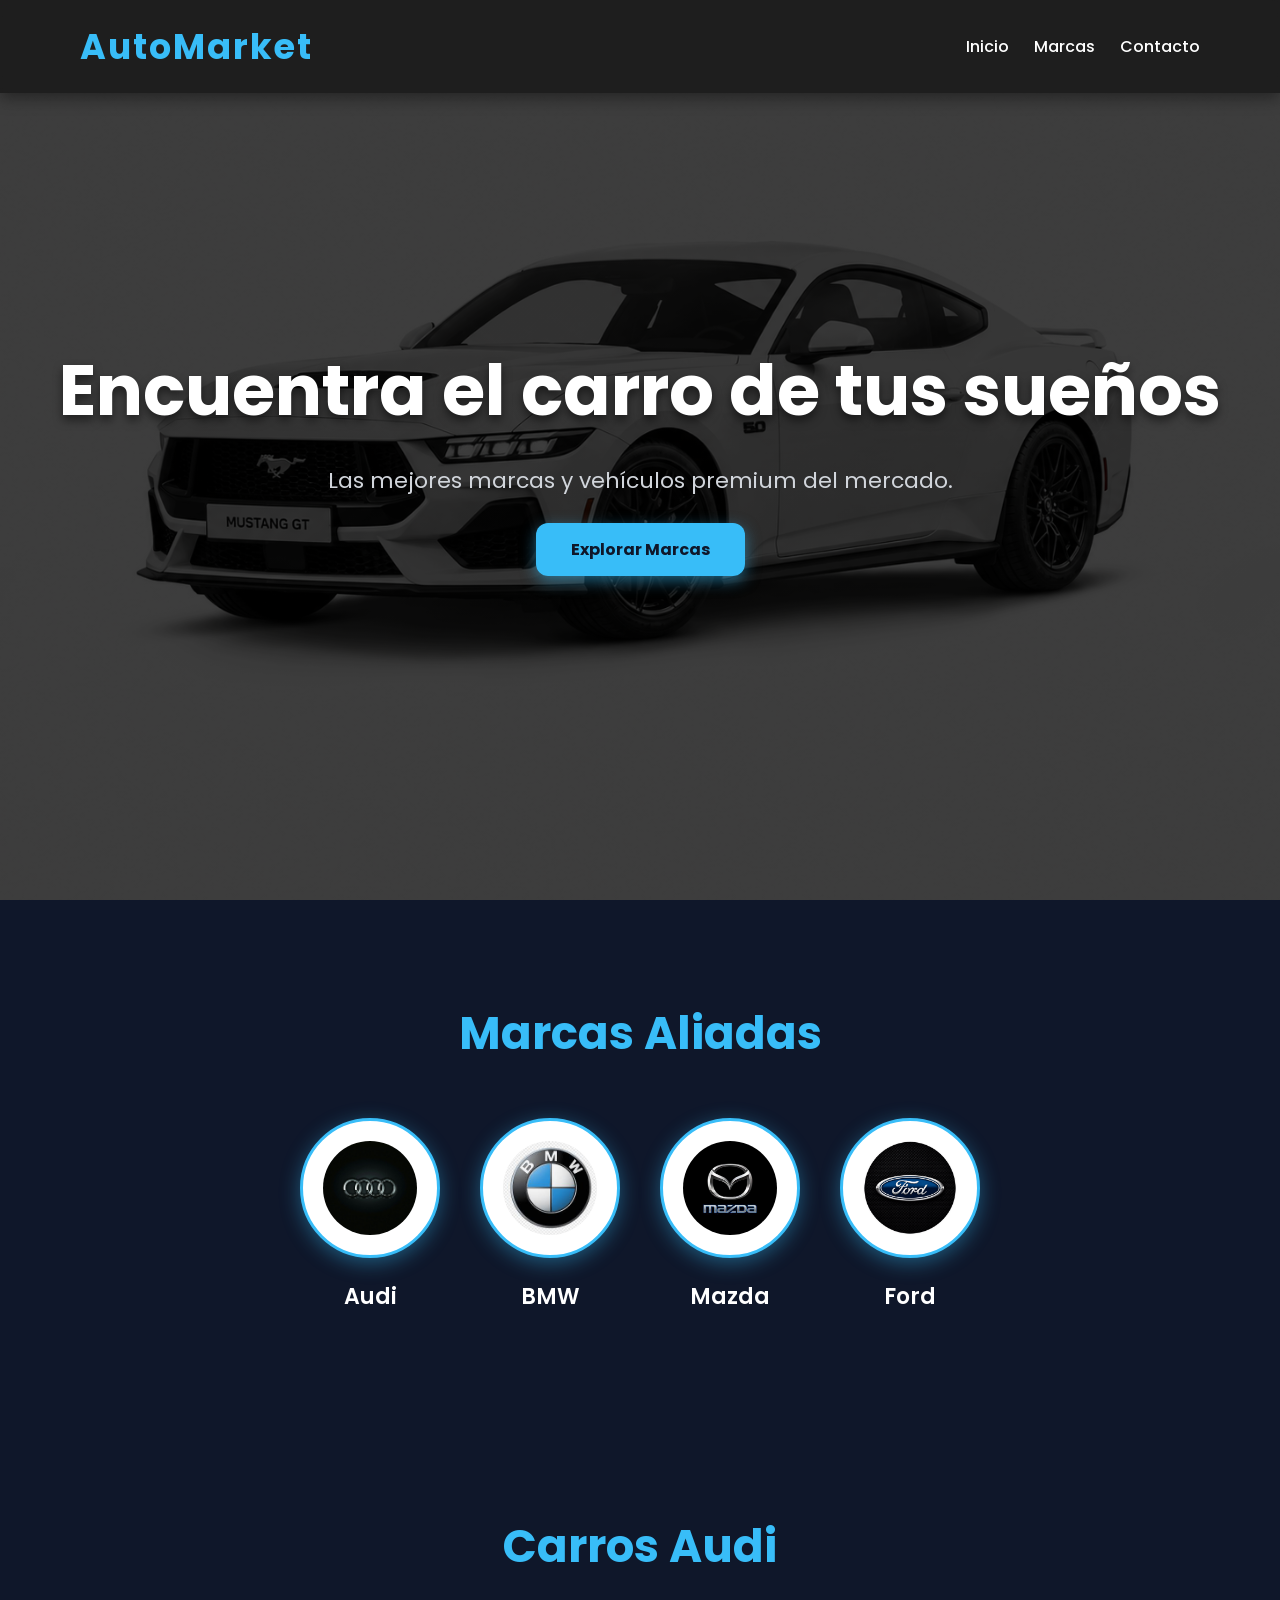
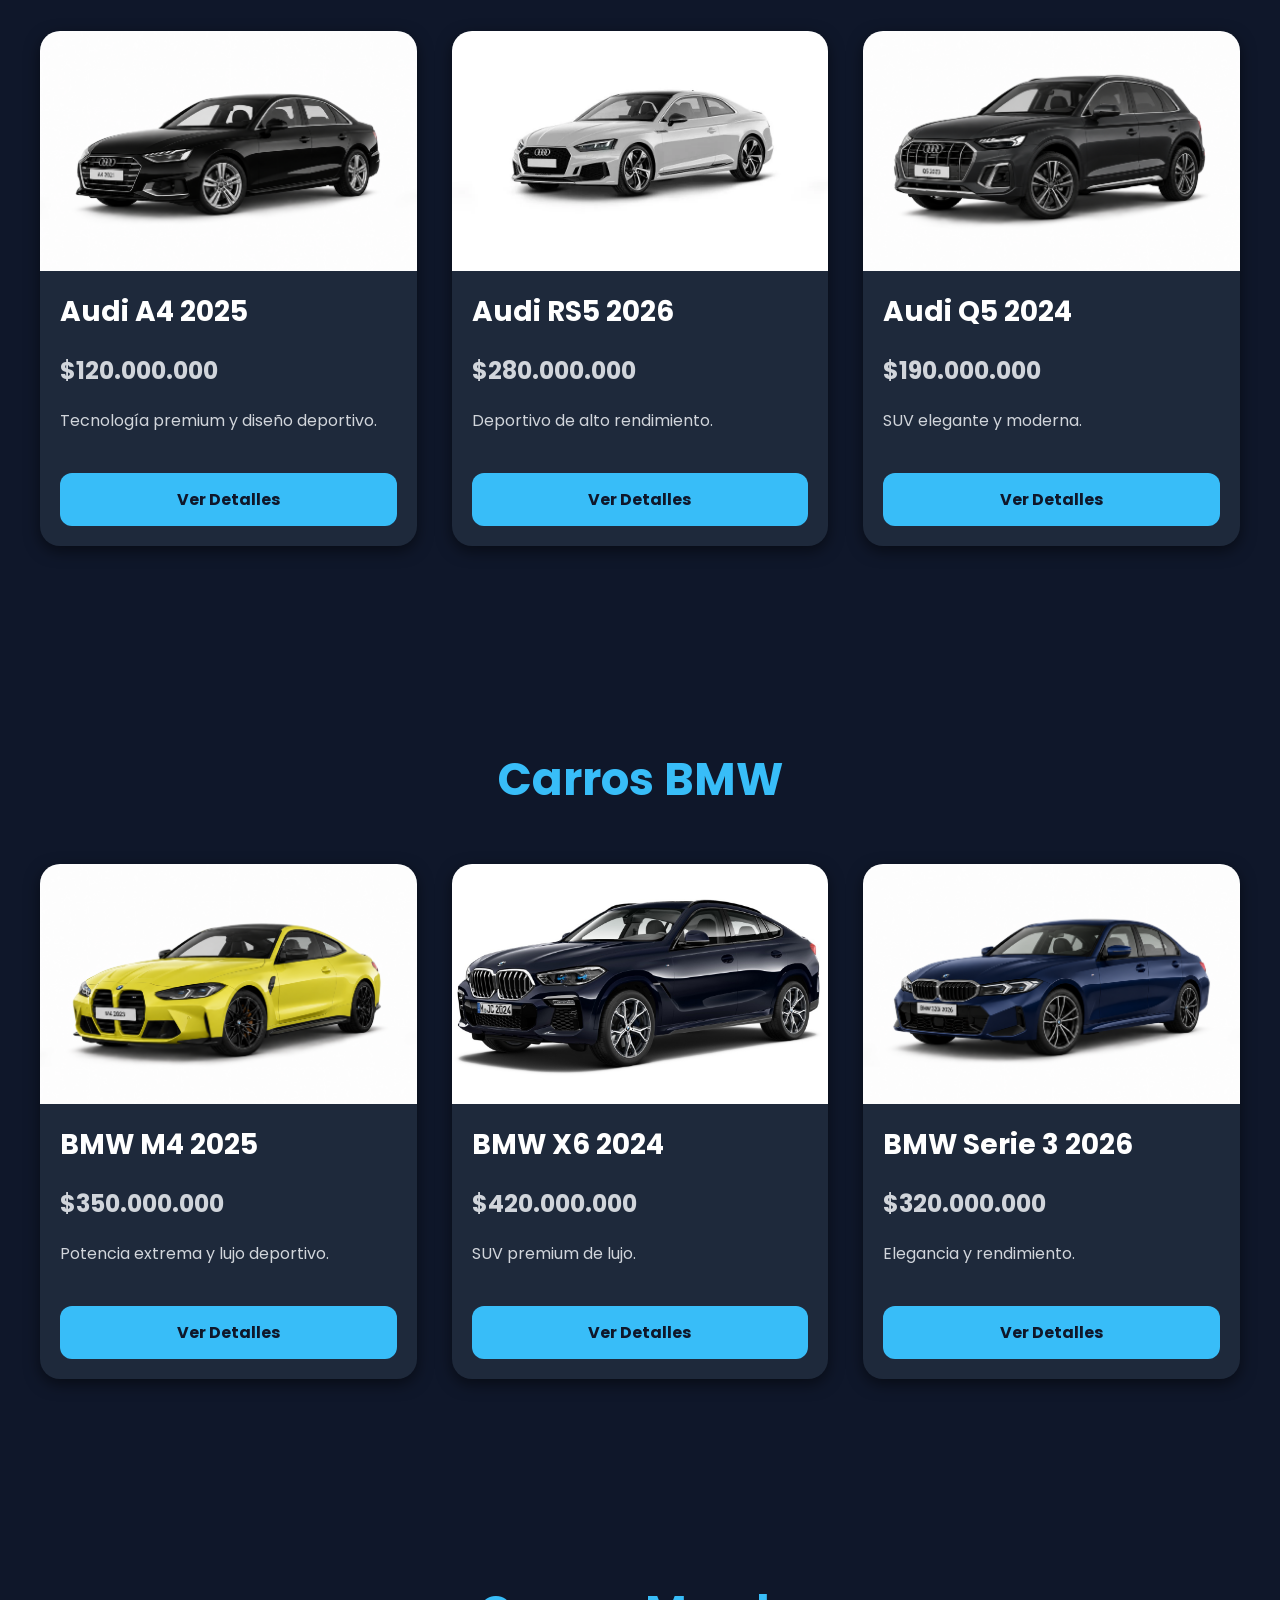
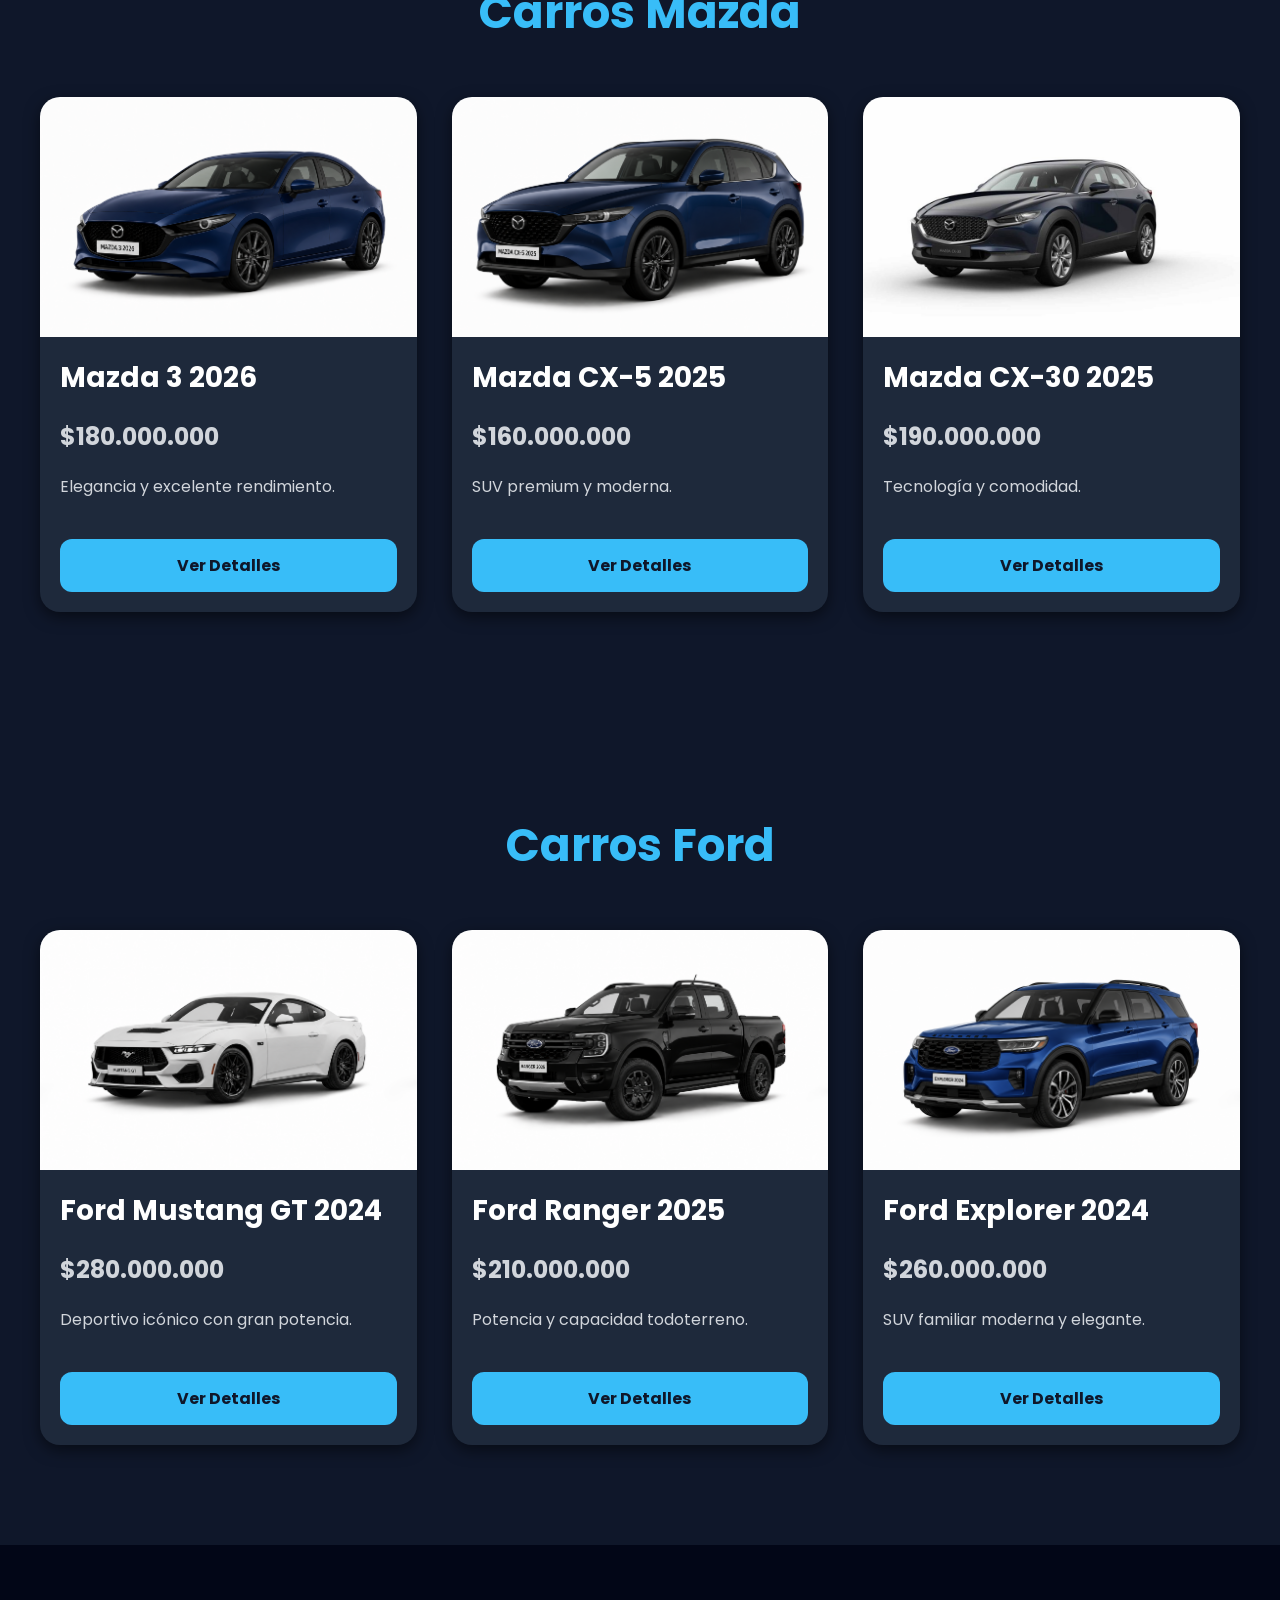
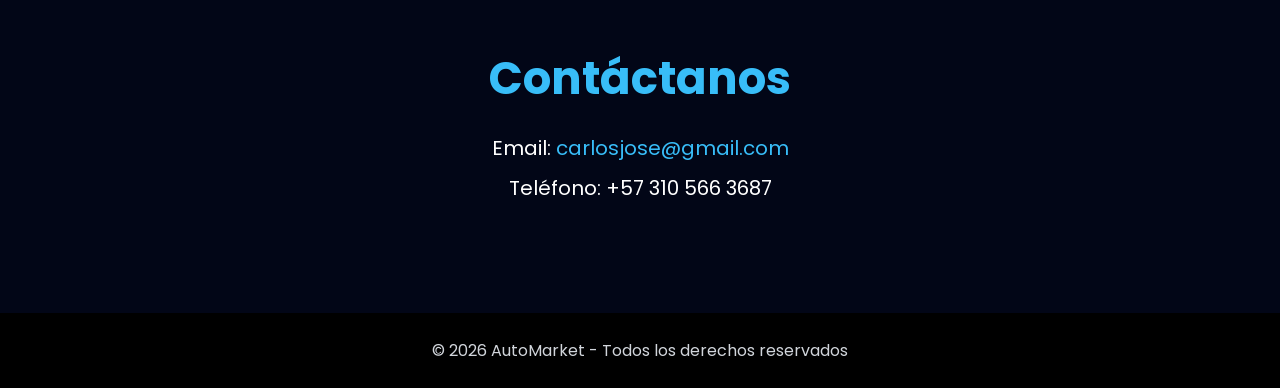
<file: index.html>
<!DOCTYPE html>
<html lang="es">

<head>

    <!-- ======================================== -->
    <!-- PROYECTO FINAL AUTOMARKET -->
    <!-- Página principal del catálogo -->
    <!-- ======================================== -->

    <meta charset="UTF-8">

    <meta name="viewport"
    content="width=device-width, initial-scale=1.0">

    <title>
        AutoMarket
    </title>

    <!-- HOJA DE ESTILOS -->
    <link rel="stylesheet" href="style.css">

    <!-- FUENTE GOOGLE -->
    <link href="https://fonts.googleapis.com/css2?family=Poppins:wght@300;400;500;600;700&display=swap"
    rel="stylesheet">

</head>

<body>

    <!-- ======================================== -->
    <!-- HEADER / MENÚ PRINCIPAL -->
    <!-- ======================================== -->

    <header>

        <!-- LOGO -->

        <h1>
            AutoMarket
        </h1>

        <!-- NAVEGACIÓN -->

        <nav>

            <ul>

                <li>
                    <a href="#inicio">
                        Inicio
                    </a>
                </li>

                <li>
                    <a href="#marcas">
                        Marcas
                    </a>
                </li>

                <li>
                    <a href="#contacto">
                        Contacto
                    </a>
                </li>

            </ul>

        </nav>

    </header>

    <!-- ======================================== -->
    <!-- HERO PRINCIPAL -->
    <!-- ======================================== -->

    <section class="hero" id="inicio">

        <!-- CAPA OSCURA -->

        <div class="overlay"></div>

        <!-- CONTENIDO PRINCIPAL -->

        <div class="contenido-hero">

            <h2>
                Encuentra el carro de tus sueños
            </h2>

            <p>
                Las mejores marcas y vehículos
                premium del mercado.
            </p>

            <!-- BOTÓN -->

            <a href="#marcas"
            class="btn">

                Explorar Marcas

            </a>

        </div>

    </section>

    <!-- ======================================== -->
    <!-- MARCAS ALIADAS -->
    <!-- ======================================== -->

    <section class="marcas" id="marcas">

        <h2>
            Marcas Aliadas
        </h2>

        <div class="contenedor-marcas">

            <!-- AUDI -->

            <a href="#audi-carros"
            class="marca">

                <img src="images/audi-logo.png"
                alt="Audi">

                <p>
                    Audi
                </p>

            </a>

            <!-- BMW -->

            <a href="#bmw-carros"
            class="marca">

                <img src="images/bmw-logo.png"
                alt="BMW">

                <p>
                    BMW
                </p>

            </a>

            <!-- MAZDA -->

            <a href="#mazda-carros"
            class="marca">

                <img src="images/mazda-logo.png"
                alt="Mazda">

                <p>
                    Mazda
                </p>

            </a>

            <!-- FORD -->

            <a href="#ford-carros"
            class="marca">

                <img src="images/ford-logo.png"
                alt="Ford">

                <p>
                    Ford
                </p>

            </a>

        </div>

    </section>

    <!-- ======================================== -->
    <!-- SECCIÓN AUDI -->
    <!-- ======================================== -->

    <section class="catalogo-marca"
    id="audi-carros">

        <h2>
            Carros Audi
        </h2>

        <div class="contenedor-carros">

            <!-- AUDI A4 -->

            <div class="card">

                <img src="images/audi-a4.jpg"
                alt="Audi A4">

                <h3>
                    Audi A4 2025
                </h3>

                <p class="precio">
                    $120.000.000
                </p>

                <p>
                    Tecnología premium y diseño deportivo.
                </p>

                <a href="audi-a4.html"
                class="btn-card">

                    Ver Detalles

                </a>

            </div>

            <!-- AUDI RS5 -->

            <div class="card">

                <img src="images/audi-rs5.jpg"
                alt="Audi RS5">

                <h3>
                    Audi RS5 2026
                </h3>

                <p class="precio">
                    $280.000.000
                </p>

                <p>
                    Deportivo de alto rendimiento.
                </p>

                <a href="audi-rs5.html"
                class="btn-card">

                    Ver Detalles

                </a>

            </div>

            <!-- AUDI Q5 -->

            <div class="card">

                <img src="images/audi-q5.jpg"
                alt="Audi Q5">

                <h3>
                    Audi Q5 2024
                </h3>

                <p class="precio">
                    $190.000.000
                </p>

                <p>
                    SUV elegante y moderna.
                </p>

                <a href="audi-q5.html"
                class="btn-card">

                    Ver Detalles

                </a>

            </div>

        </div>

    </section>

    <!-- ======================================== -->
    <!-- SECCIÓN BMW -->
    <!-- ======================================== -->

    <section class="catalogo-marca"
    id="bmw-carros">

        <h2>
            Carros BMW
        </h2>

        <div class="contenedor-carros">

            <!-- BMW M4 -->

            <div class="card">

                <img src="images/bmw-m4.jpg"
                alt="BMW M4">

                <h3>
                    BMW M4 2025
                </h3>

                <p class="precio">
                    $350.000.000
                </p>

                <p>
                    Potencia extrema y lujo deportivo.
                </p>

                <a href="bmw-m4.html"
                class="btn-card">

                    Ver Detalles

                </a>

            </div>

            <!-- BMW X6 -->

            <div class="card">

                <img src="images/bmw-x6.jpeg"
                alt="BMW X6">

                <h3>
                    BMW X6 2024
                </h3>

                <p class="precio">
                    $420.000.000
                </p>

                <p>
                    SUV premium de lujo.
                </p>

                <a href="bmw-x6.html"
                class="btn-card">

                    Ver Detalles

                </a>

            </div>

            <!-- BMW SERIE 3 -->

            <div class="card">

                <img src="images/bmw-serie3.jpg"
                alt="BMW Serie 3">

                <h3>
                    BMW Serie 3 2026
                </h3>

                <p class="precio">
                    $320.000.000
                </p>

                <p>
                    Elegancia y rendimiento.
                </p>

                <a href="bmw-serie3.html"
                class="btn-card">

                    Ver Detalles

                </a>

            </div>

        </div>

    </section>

    <!-- ======================================== -->
    <!-- SECCIÓN MAZDA -->
    <!-- ======================================== -->

    <section class="catalogo-marca"
    id="mazda-carros">

        <h2>
            Carros Mazda
        </h2>

        <div class="contenedor-carros">

            <!-- MAZDA 3 -->

            <div class="card">

                <img src="images/mazda3.jpg"
                alt="Mazda 3">

                <h3>
                    Mazda 3 2026
                </h3>

                <p class="precio">
                    $180.000.000
                </p>

                <p>
                    Elegancia y excelente rendimiento.
                </p>

                <a href="mazda3.html"
                class="btn-card">

                    Ver Detalles

                </a>

            </div>

            <!-- MAZDA CX5 -->

            <div class="card">

                <img src="images/mazda-cx5.jpg"
                alt="Mazda CX5">

                <h3>
                    Mazda CX-5 2025
                </h3>

                <p class="precio">
                    $160.000.000
                </p>

                <p>
                    SUV premium y moderna.
                </p>

                <a href="mazda-cx5.html"
                class="btn-card">

                    Ver Detalles

                </a>

            </div>

            <!-- MAZDA CX30 -->

            <div class="card">

                <img src="images/mazda-cx30.jpg"
                alt="Mazda CX30">

                <h3>
                    Mazda CX-30 2025
                </h3>

                <p class="precio">
                    $190.000.000
                </p>

                <p>
                    Tecnología y comodidad.
                </p>

                <a href="mazda-cx30.html"
                class="btn-card">

                    Ver Detalles

                </a>

            </div>

        </div>

    </section>

    <!-- ======================================== -->
    <!-- SECCIÓN FORD -->
    <!-- ======================================== -->

    <section class="catalogo-marca"
    id="ford-carros">

        <h2>
            Carros Ford
        </h2>

        <div class="contenedor-carros">

            <!-- FORD MUSTANG -->

            <div class="card">

                <img src="images/ford-mustang.jpg"
                alt="Ford Mustang">

                <h3>
                    Ford Mustang GT 2024
                </h3>

                <p class="precio">
                    $280.000.000
                </p>

                <p>
                    Deportivo icónico con gran potencia.
                </p>

                <a href="mustang-gt.html"
                class="btn-card">

                    Ver Detalles

                </a>

            </div>

            <!-- FORD RANGER -->

            <div class="card">

                <img src="images/ford-ranger.jpg"
                alt="Ford Ranger">

                <h3>
                    Ford Ranger 2025
                </h3>

                <p class="precio">
                    $210.000.000
                </p>

                <p>
                    Potencia y capacidad todoterreno.
                </p>

                <a href="ford-ranger.html"
                class="btn-card">

                    Ver Detalles

                </a>

            </div>

            <!-- FORD EXPLORER -->

            <div class="card">

                <img src="images/ford-explorer.jpg"
                alt="Ford Explorer">

                <h3>
                    Ford Explorer 2024
                </h3>

                <p class="precio">
                    $260.000.000
                </p>

                <p>
                    SUV familiar moderna y elegante.
                </p>

                <a href="ford-explorer.html"
                class="btn-card">

                    Ver Detalles

                </a>

            </div>

        </div>

    </section>

    <!-- ======================================== -->
    <!-- CONTACTO -->
    <!-- ======================================== -->

    <section class="contacto"
    id="contacto">

        <h2>
            Contáctanos
        </h2>

        <p>

            Email:

            <a href="mailto:carlosjose@gmail.com">

                carlosjose@gmail.com

            </a>

        </p>

        <p>

            Teléfono:
            +57 310 566 3687

        </p>

    </section>

    <!-- ======================================== -->
    <!-- FOOTER -->
    <!-- ======================================== -->

    <footer>

        <p>

            &copy; 2026 AutoMarket
            - Todos los derechos reservados

        </p>

    </footer>

</body>

</html>
</file>
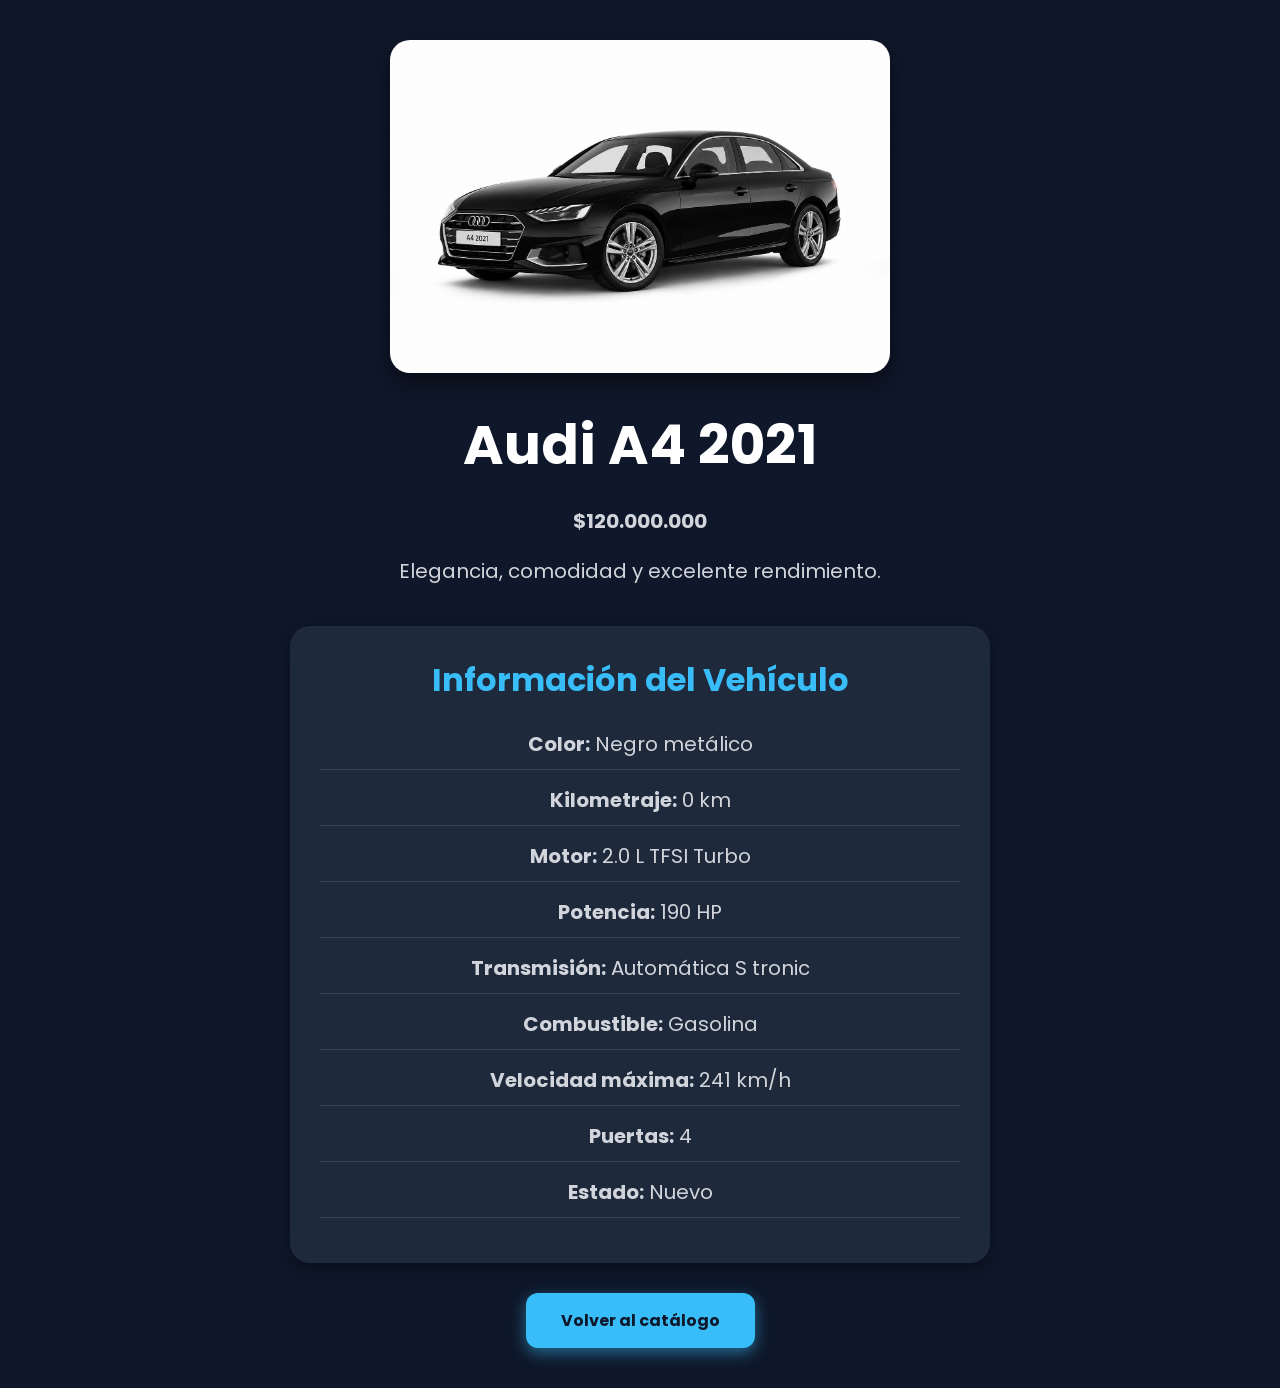
<file: audi-a4.html>
<!DOCTYPE html>
<html lang="es">

<head>

    <meta charset="UTF-8">

    <meta name="viewport"
    content="width=device-width, initial-scale=1.0">

    <title>
        Audi A4 2021
    </title>

    <link rel="stylesheet"
    href="style.css">

    <link href="https://fonts.googleapis.com/css2?family=Poppins:wght@300;400;500;600;700&display=swap"
    rel="stylesheet">

</head>

<body>

    <section class="detalle">

        <!-- IMAGEN -->

        <img src="images/audi-a4.jpg"
        alt="Audi A4">

        <!-- TITULO -->

        <h1>
            Audi A4 2021
        </h1>

        <!-- PRECIO -->

        <p class="precio">
            $120.000.000
        </p>

        <!-- DESCRIPCION -->

        <p>
            Elegancia, comodidad y excelente rendimiento.
        </p>

        <!-- INFORMACION -->

        <div class="info-carro">

            <h2>
                Información del Vehículo
            </h2>

            <p>
                <strong>Color:</strong>
                Negro metálico
            </p>

            <p>
                <strong>Kilometraje:</strong>
                0 km
            </p>

            <p>
                <strong>Motor:</strong>
                2.0 L TFSI Turbo
            </p>

            <p>
                <strong>Potencia:</strong>
                190 HP
            </p>

            <p>
                <strong>Transmisión:</strong>
                Automática S tronic
            </p>

            <p>
                <strong>Combustible:</strong>
                Gasolina
            </p>

            <p>
                <strong>Velocidad máxima:</strong>
                241 km/h
            </p>

            <p>
                <strong>Puertas:</strong>
                4
            </p>

            <p>
                <strong>Estado:</strong>
                Nuevo
            </p>

        </div>

        <!-- BOTON -->

        <a href="index.html"
        class="btn">

            Volver al catálogo

        </a>

    </section>

</body>

</html>
</file>
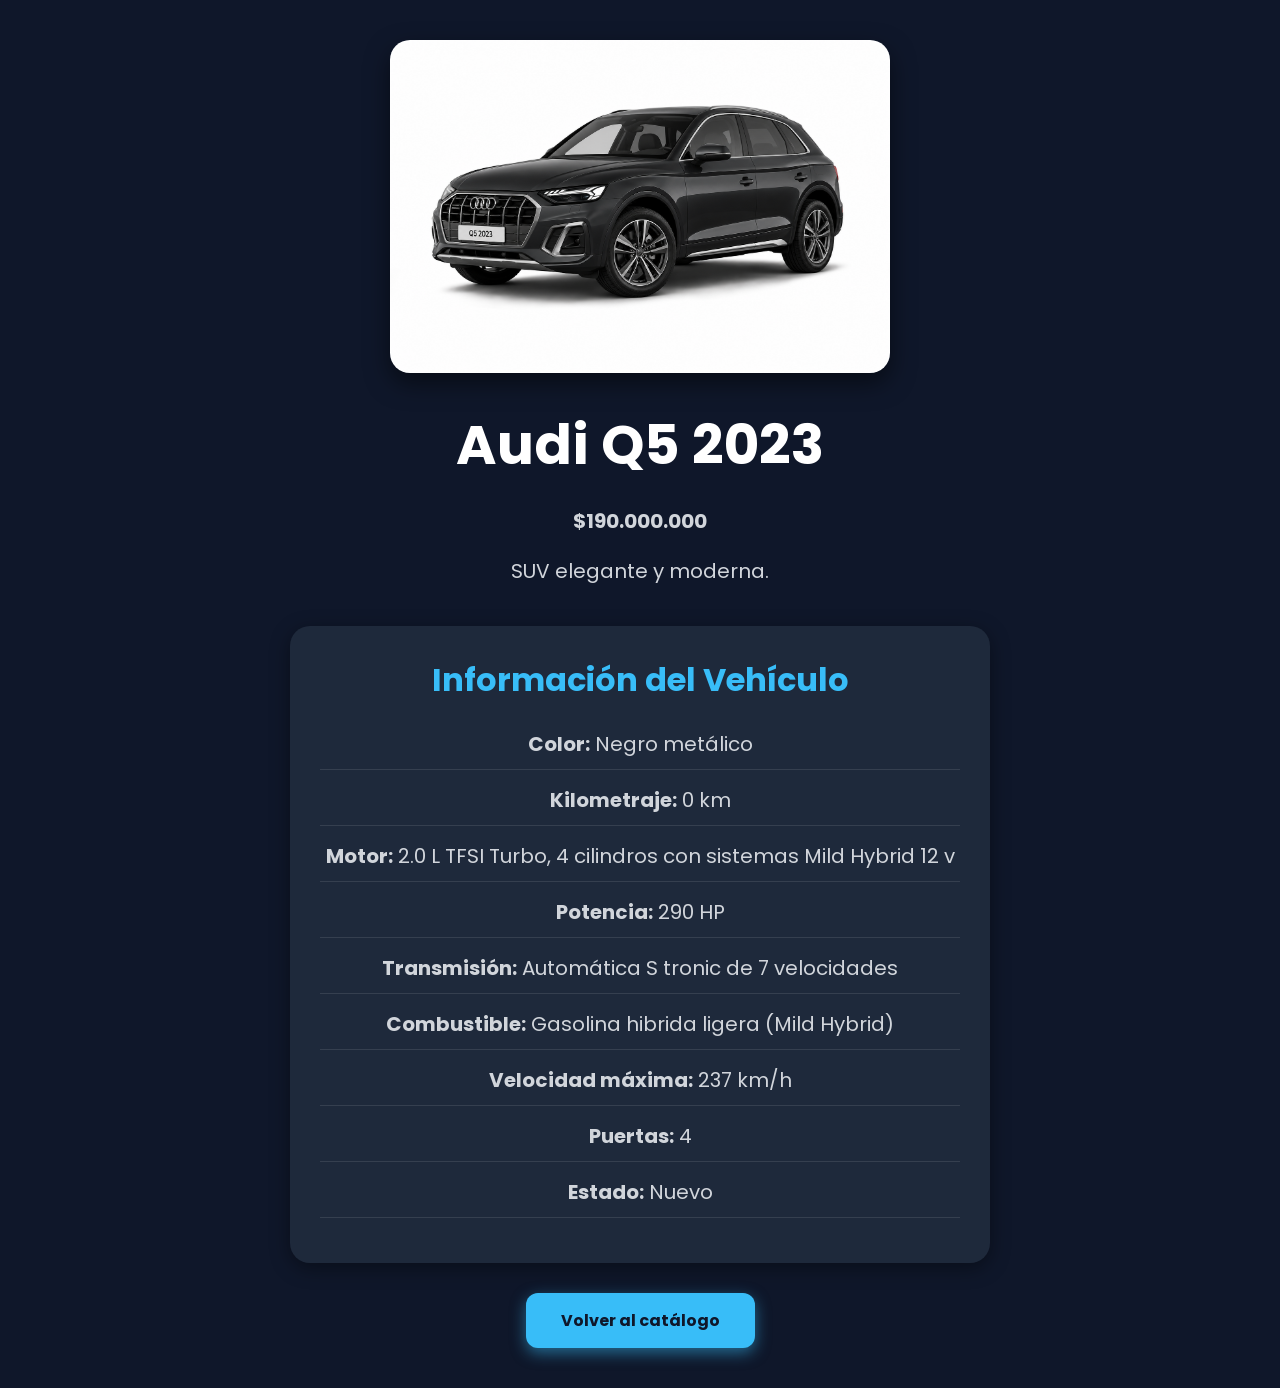
<file: audi-q5.html>
<!DOCTYPE html>
<html lang="es">

<head>

    <meta charset="UTF-8">

    <meta name="viewport"
    content="width=device-width, initial-scale=1.0">

    <title>
        Audi A4 2021
    </title>

    <link rel="stylesheet"
    href="style.css">

    <link href="https://fonts.googleapis.com/css2?family=Poppins:wght@300;400;500;600;700&display=swap"
    rel="stylesheet">

</head>

<body>

    <section class="detalle">

        <!-- IMAGEN -->

        <img src="images/audi-q5.jpg"
        alt="Audi audi-q5">

        <!-- TITULO -->

        <h1>
            Audi Q5 2023
        </h1>

        <!-- PRECIO -->

        <p class="precio">
            $190.000.000
        </p>

        <!-- DESCRIPCION -->

        <p>
            SUV elegante y moderna.
        </p>

        <!-- INFORMACION -->

        <div class="info-carro">

            <h2>
                Información del Vehículo
            </h2>

            <p>
                <strong>Color:</strong>
                Negro metálico
            </p>

            <p>
                <strong>Kilometraje:</strong>
                0 km
            </p>

            <p>
                <strong>Motor:</strong>
                2.0 L TFSI Turbo, 4 cilindros con sistemas Mild Hybrid 12 v 
            </p>

            <p>
                <strong>Potencia:</strong>
                290 HP
            </p>

            <p>
                <strong>Transmisión:</strong>
                Automática S tronic de 7 velocidades
            </p>

            <p>
                <strong>Combustible:</strong>
                Gasolina hibrida ligera (Mild Hybrid)
            </p>

            <p>
                <strong>Velocidad máxima:</strong>
                237 km/h
            </p>

            <p>
                <strong>Puertas:</strong>
                4
            </p>

            <p>
                <strong>Estado:</strong>
                Nuevo
            </p>

        </div>

        <!-- BOTON -->

        <a href="index.html"
        class="btn">

            Volver al catálogo

        </a>

    </section>

</body>

</html>
</file>
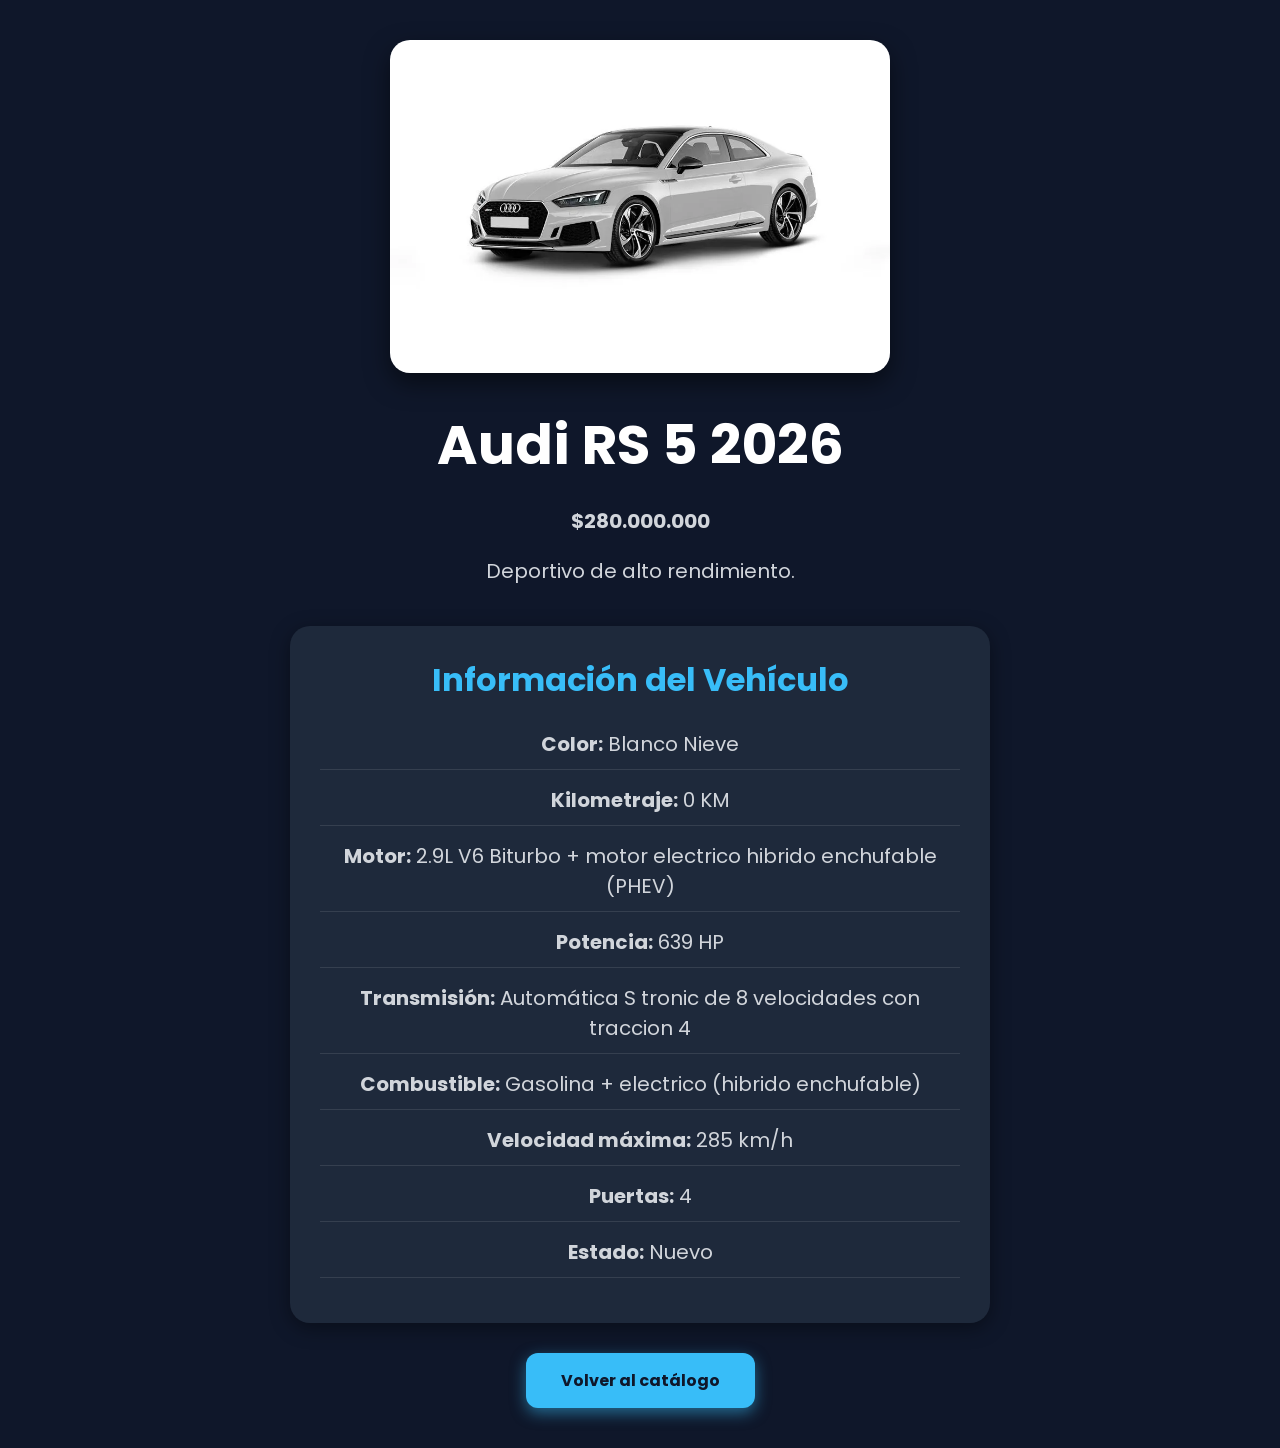
<file: audi-rs5.html>
<!DOCTYPE html>
<html lang="es">

<head>

    <meta charset="UTF-8">

    <meta name="viewport"
    content="width=device-width, initial-scale=1.0">

    <title>
        Audi RS 5 2026
    </title>

    <link rel="stylesheet"
    href="style.css">

    <link href="https://fonts.googleapis.com/css2?family=Poppins:wght@300;400;500;600;700&display=swap"
    rel="stylesheet">

</head>

<body>

    <section class="detalle">

        <!-- IMAGEN -->

        <img src="images/audi-rs5.jpg"
        alt="Audi rs5">

        <!-- TITULO -->

        <h1>
            Audi RS 5 2026
        </h1>

        <!-- PRECIO -->

        <p class="precio">
            $280.000.000
        </p>

        <!-- DESCRIPCION -->

        <p>
            Deportivo de alto rendimiento.
        </p>

        <!-- INFORMACION -->

        <div class="info-carro">

            <h2>
                Información del Vehículo
            </h2>

            <p>
                <strong>Color:</strong>
                Blanco Nieve
            </p>

            <p>
                <strong>Kilometraje:</strong>
                 0 KM
            </p>

            <p>
                <strong>Motor:</strong>
                2.9L V6 Biturbo + motor electrico hibrido enchufable (PHEV)
            </p>

            <p>
                <strong>Potencia:</strong>
                639 HP
            </p>

            <p>
                <strong>Transmisión:</strong>
                Automática S tronic de 8 velocidades con traccion 4
            </p>

            <p>
                <strong>Combustible:</strong>
                Gasolina + electrico (hibrido enchufable)
            </p>

            <p>
                <strong>Velocidad máxima:</strong>
                285 km/h
            </p>

            <p>
                <strong>Puertas:</strong>
                4
            </p>

            <p>
                <strong>Estado:</strong>
                Nuevo
            </p>

        </div>

        <!-- BOTON -->

        <a href="index.html"
        class="btn">

            Volver al catálogo

        </a>

    </section>

</body>

</html>
</file>
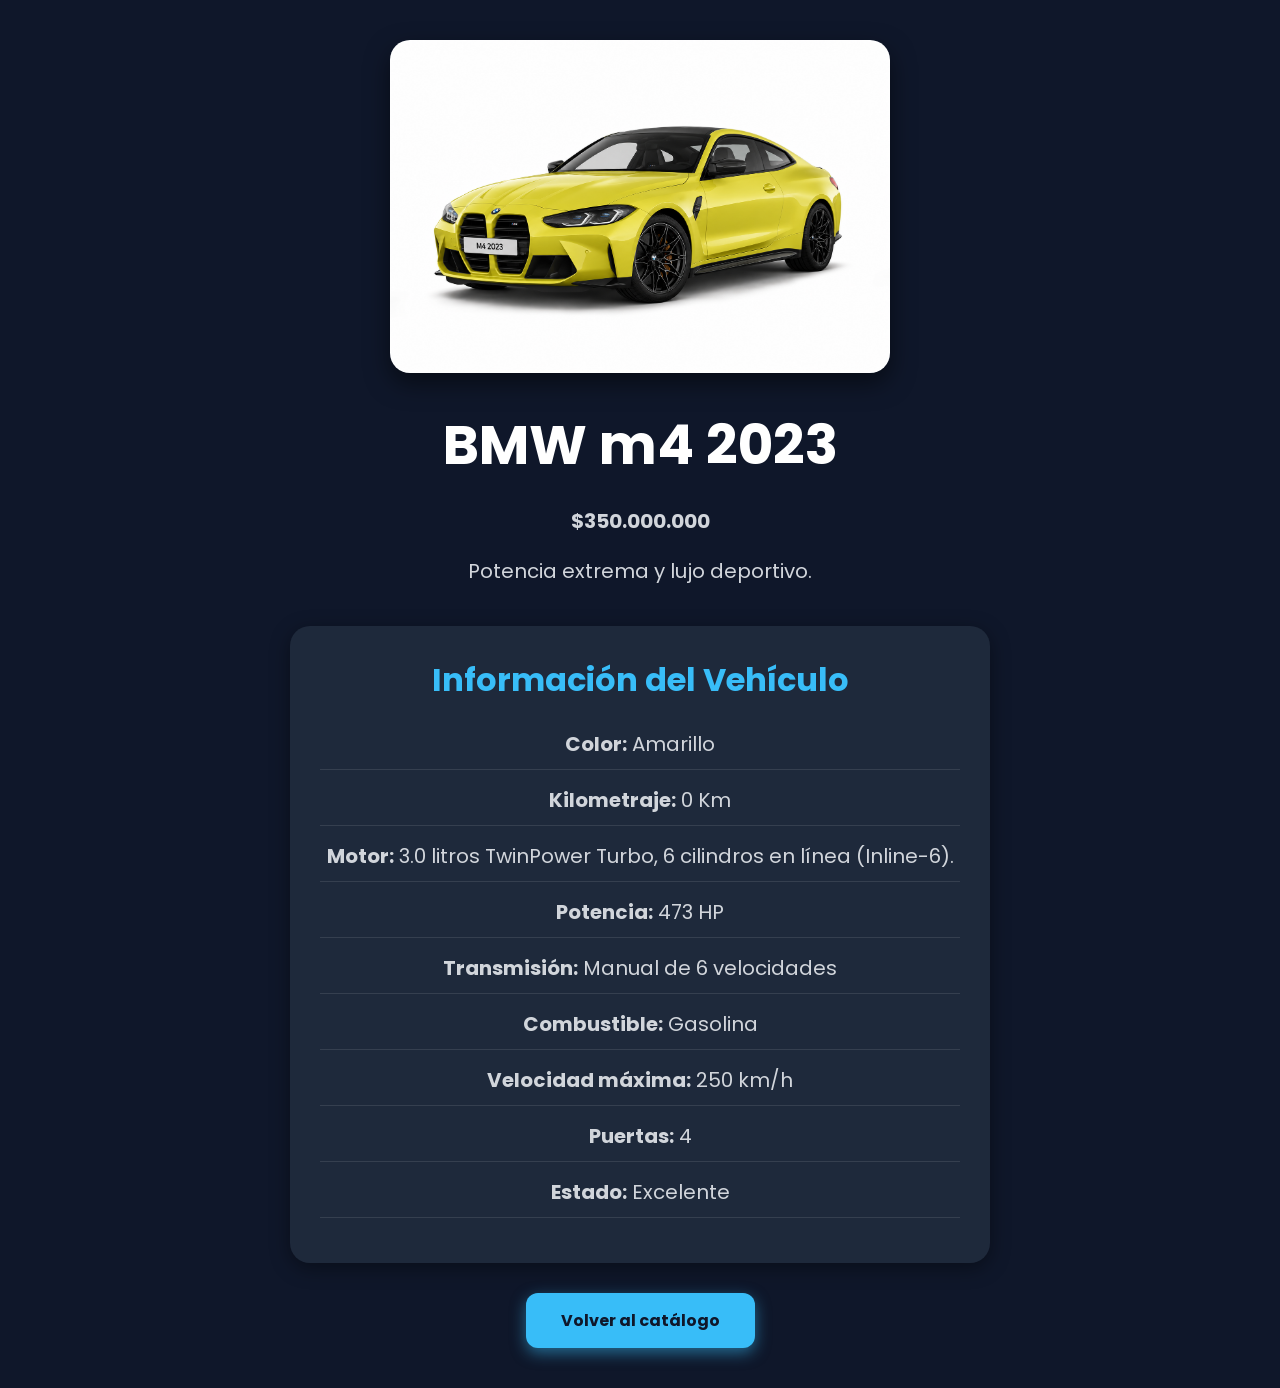
<file: bmw-m4.html>
<!DOCTYPE html>
<html lang="es">

<head>

    <meta charset="UTF-8">

    <meta name="viewport"
    content="width=device-width, initial-scale=1.0">

    <title>
        Audi A4 2021
    </title>

    <link rel="stylesheet"
    href="style.css">

    <link href="https://fonts.googleapis.com/css2?family=Poppins:wght@300;400;500;600;700&display=swap"
    rel="stylesheet">

</head>

<body>

    <section class="detalle">

        <!-- IMAGEN -->

        <img src="images/bmw-m4.jpg"
        alt="bmw-m4">

        <!-- TITULO -->

        <h1>
            BMW m4 2023
        </h1>

        <!-- PRECIO -->

        <p class="precio">
            $350.000.000
        </p>

        <!-- DESCRIPCION -->

        <p>
           Potencia extrema y lujo deportivo.
        </p>

        <!-- INFORMACION -->

        <div class="info-carro">

            <h2>
                Información del Vehículo
            </h2>

            <p>
                <strong>Color:</strong>
                Amarillo
            </p>

            <p>
                <strong>Kilometraje:</strong>
                0 Km
            </p>

            <p>
                <strong>Motor:</strong>
                3.0 litros TwinPower Turbo, 6 cilindros en línea (Inline-6).
            </p>

            <p>
                <strong>Potencia:</strong>
                473 HP
            </p>

            <p>
                <strong>Transmisión:</strong>
               Manual de 6 velocidades
            </p>

            <p>
                <strong>Combustible:</strong>
                Gasolina
            </p>

            <p>
                <strong>Velocidad máxima:</strong>
                250 km/h
            </p>

            <p>
                <strong>Puertas:</strong>
                4
            </p>

            <p>
                <strong>Estado:</strong>
                Excelente
            </p>

        </div>

        <!-- BOTON -->

        <a href="index.html"
        class="btn">

            Volver al catálogo

        </a>

    </section>

</body>

</html>
</file>
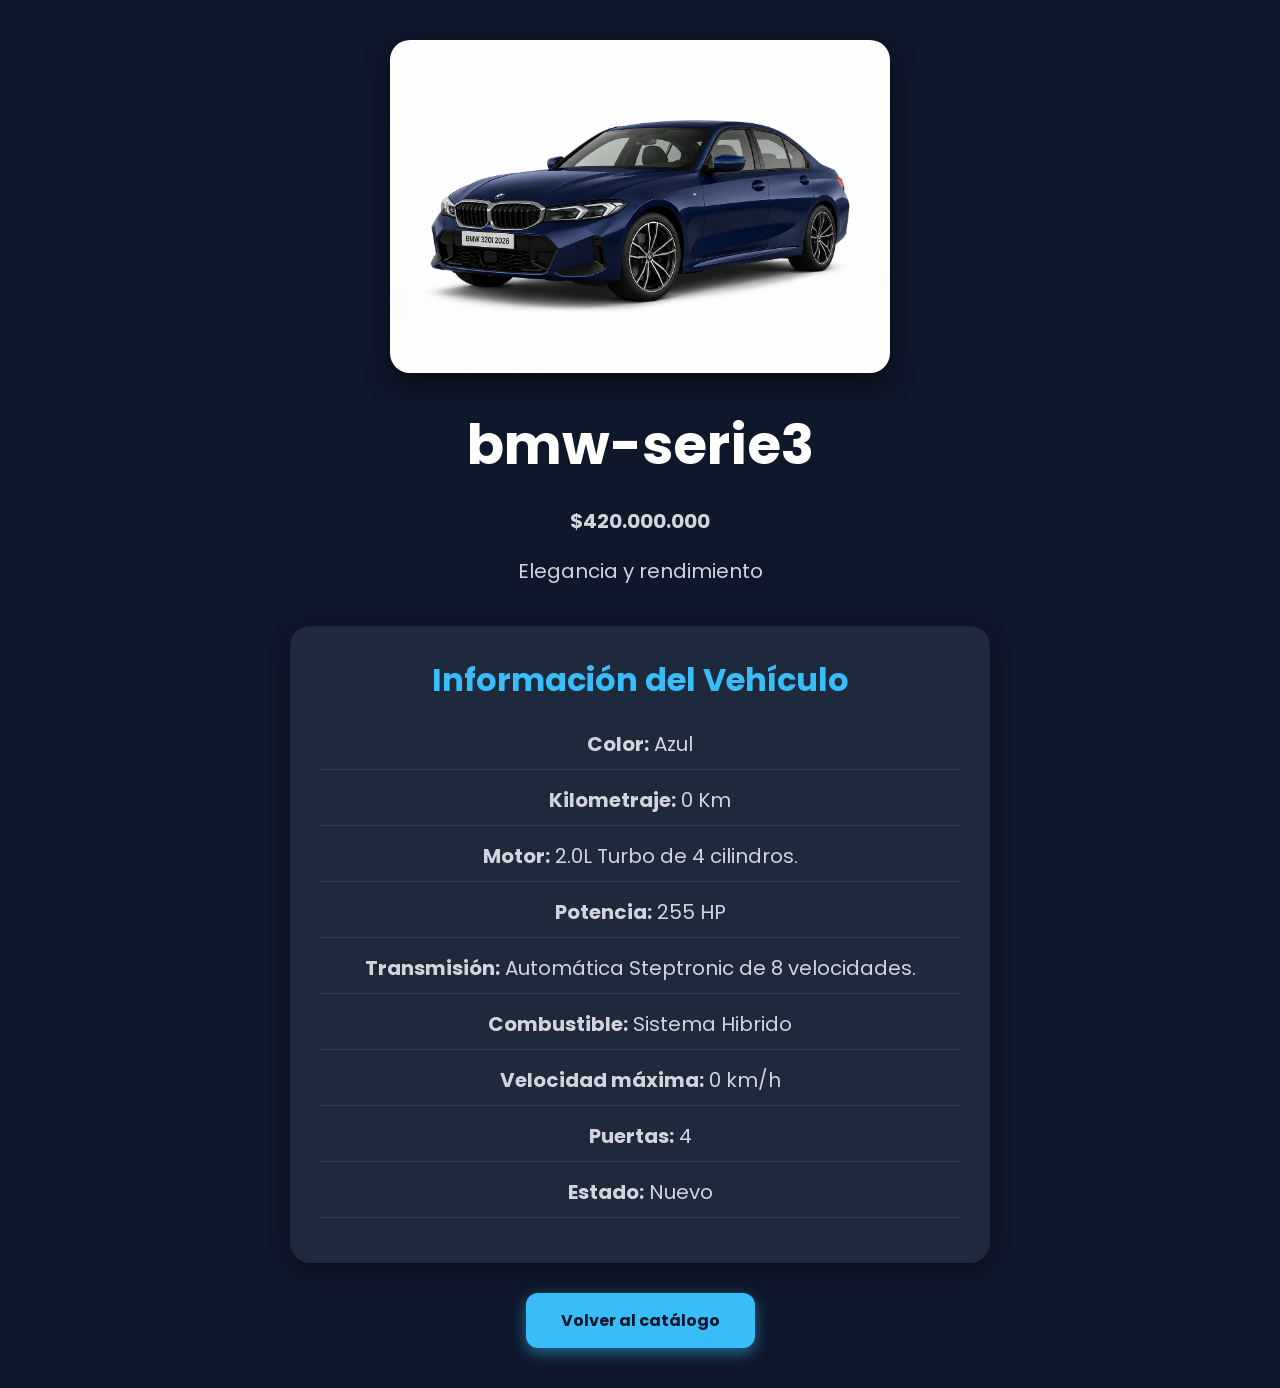
<file: bmw-serie3.html>
<!DOCTYPE html>
<html lang="es">

<head>

    <meta charset="UTF-8">

    <meta name="viewport"
    content="width=device-width, initial-scale=1.0">

    <title>
        BMW Serie 3 2026
    </title>

    <link rel="stylesheet"
    href="style.css">

    <link href="https://fonts.googleapis.com/css2?family=Poppins:wght@300;400;500;600;700&display=swap"
    rel="stylesheet">

</head>

<body>

    <section class="detalle">

        <!-- IMAGEN -->

        <img src="images/bmw-serie3.jpg"
        alt="bmw-serie3">

        <!-- TITULO -->

        <h1>
            bmw-serie3
        </h1>

        <!-- PRECIO -->

        <p class="precio">
            $420.000.000
        </p>

        <!-- DESCRIPCION -->

        <p>
         Elegancia y rendimiento
        </p>

        <!-- INFORMACION -->

        <div class="info-carro">

            <h2>
                Información del Vehículo
            </h2>

            <p>
                <strong>Color:</strong>
                Azul
            </p>

            <p>
                <strong>Kilometraje:</strong>
                0 Km
            </p>

            <p>
                <strong>Motor:</strong>
               2.0L Turbo de 4 cilindros.
            </p>

            <p>
                <strong>Potencia:</strong>
                255 HP
            </p>

            <p>
                <strong>Transmisión:</strong>
               Automática Steptronic de 8 velocidades.
            </p>

            <p>
                <strong>Combustible:</strong>
                Sistema Hibrido
            </p>

            <p>
                <strong>Velocidad máxima:</strong>
                0 km/h
            </p>

            <p>
                <strong>Puertas:</strong>
                4
            </p>

            <p>
                <strong>Estado:</strong>
                Nuevo
            </p>

        </div>

        <!-- BOTON -->

        <a href="index.html"
        class="btn">

            Volver al catálogo

        </a>

    </section>

</body>

</html>
</file>
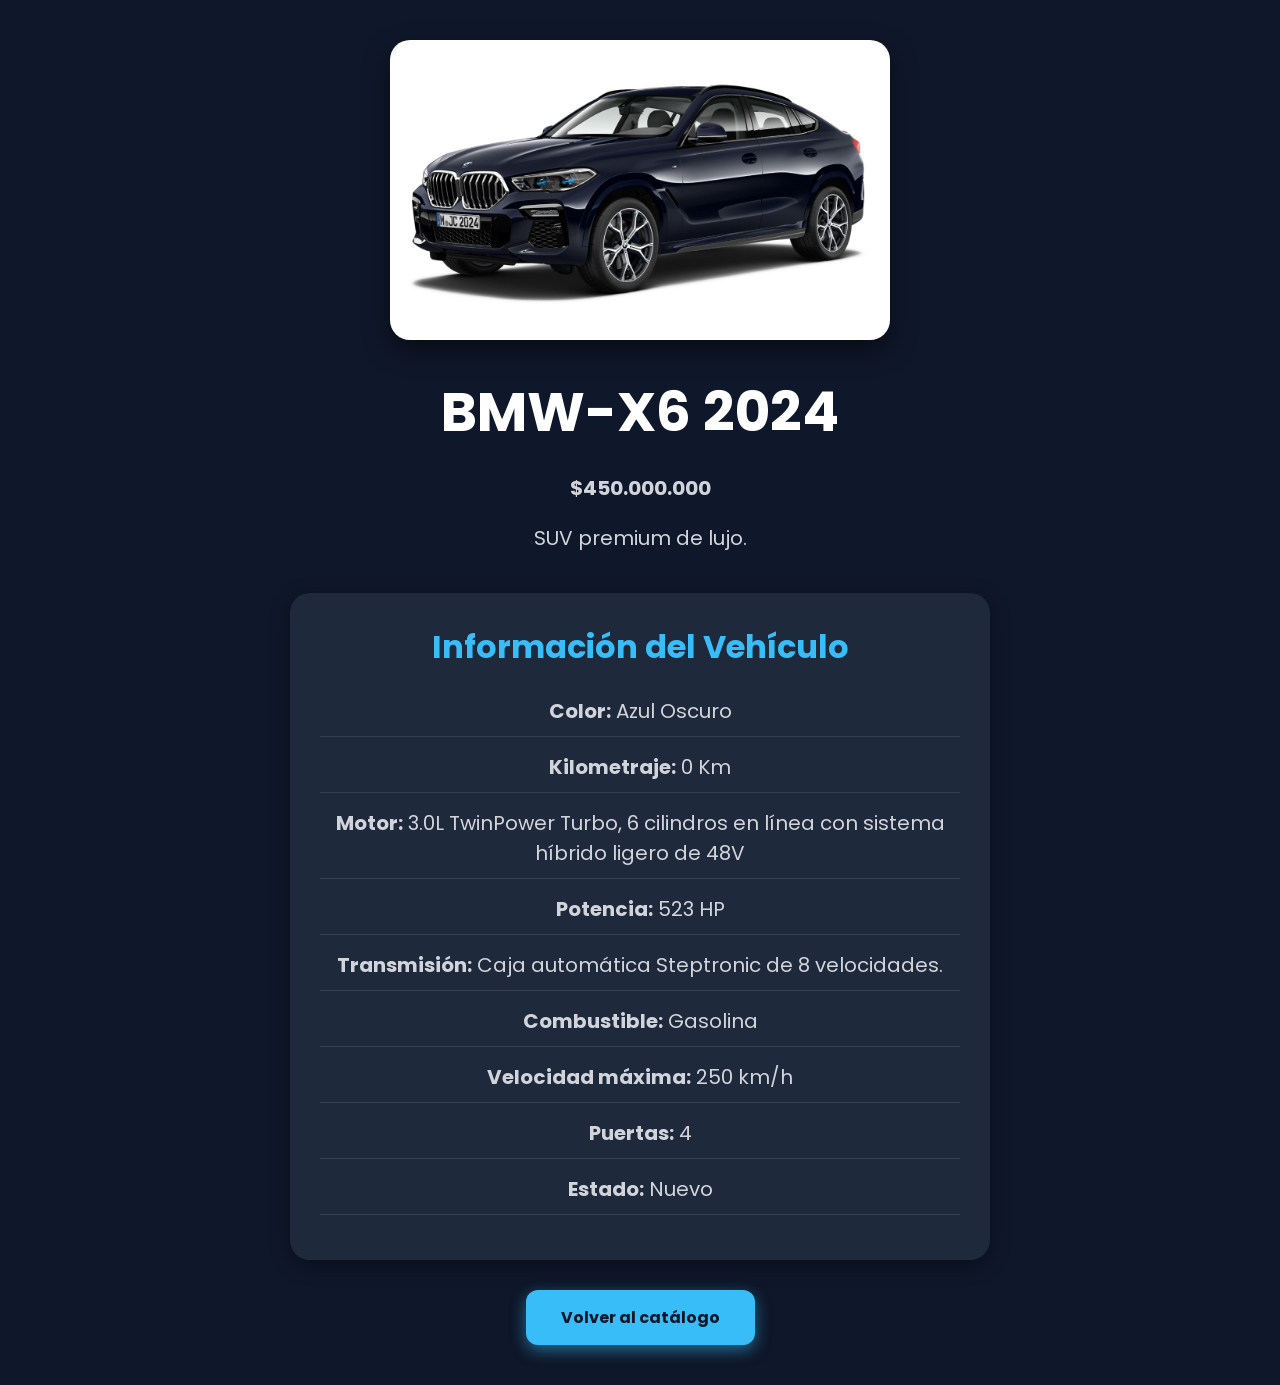
<file: bmw-x6.html>
<!DOCTYPE html>
<html lang="es">

<head>

    <meta charset="UTF-8">

    <meta name="viewport"
    content="width=device-width, initial-scale=1.0">

    <title>
        Audi A4 2021
    </title>

    <link rel="stylesheet"
    href="style.css">

    <link href="https://fonts.googleapis.com/css2?family=Poppins:wght@300;400;500;600;700&display=swap"
    rel="stylesheet">

</head>

<body>

    <section class="detalle">

        <!-- IMAGEN -->

        <img src="images/bmw-x6.jpeg"
        alt="bmw-m4">

        <!-- TITULO -->

        <h1>
             BMW-X6 2024
        </h1>

        <!-- PRECIO -->

        <p class="precio">
            $450.000.000
        </p>

        <!-- DESCRIPCION -->

        <p>
          SUV premium de lujo.
        </p>

        <!-- INFORMACION -->

        <div class="info-carro">

            <h2>
                Información del Vehículo
            </h2>

            <p>
                <strong>Color:</strong>
                Azul Oscuro
            </p>

            <p>
                <strong>Kilometraje:</strong>
                0 Km
            </p>

            <p>
                <strong>Motor:</strong>
               3.0L TwinPower Turbo, 6 cilindros en línea con sistema híbrido ligero de 48V
            </p>

            <p>
                <strong>Potencia:</strong>
                523 HP
            </p>

            <p>
                <strong>Transmisión:</strong>
               Caja automática Steptronic de 8 velocidades.
            </p>

            <p>
                <strong>Combustible:</strong>
                Gasolina
            </p>

            <p>
                <strong>Velocidad máxima:</strong>
                250 km/h
            </p>

            <p>
                <strong>Puertas:</strong>
                4
            </p>

            <p>
                <strong>Estado:</strong>
                Nuevo
            </p>

        </div>

        <!-- BOTON -->

        <a href="index.html"
        class="btn">

            Volver al catálogo

        </a>

    </section>

</body>

</html>
</file>
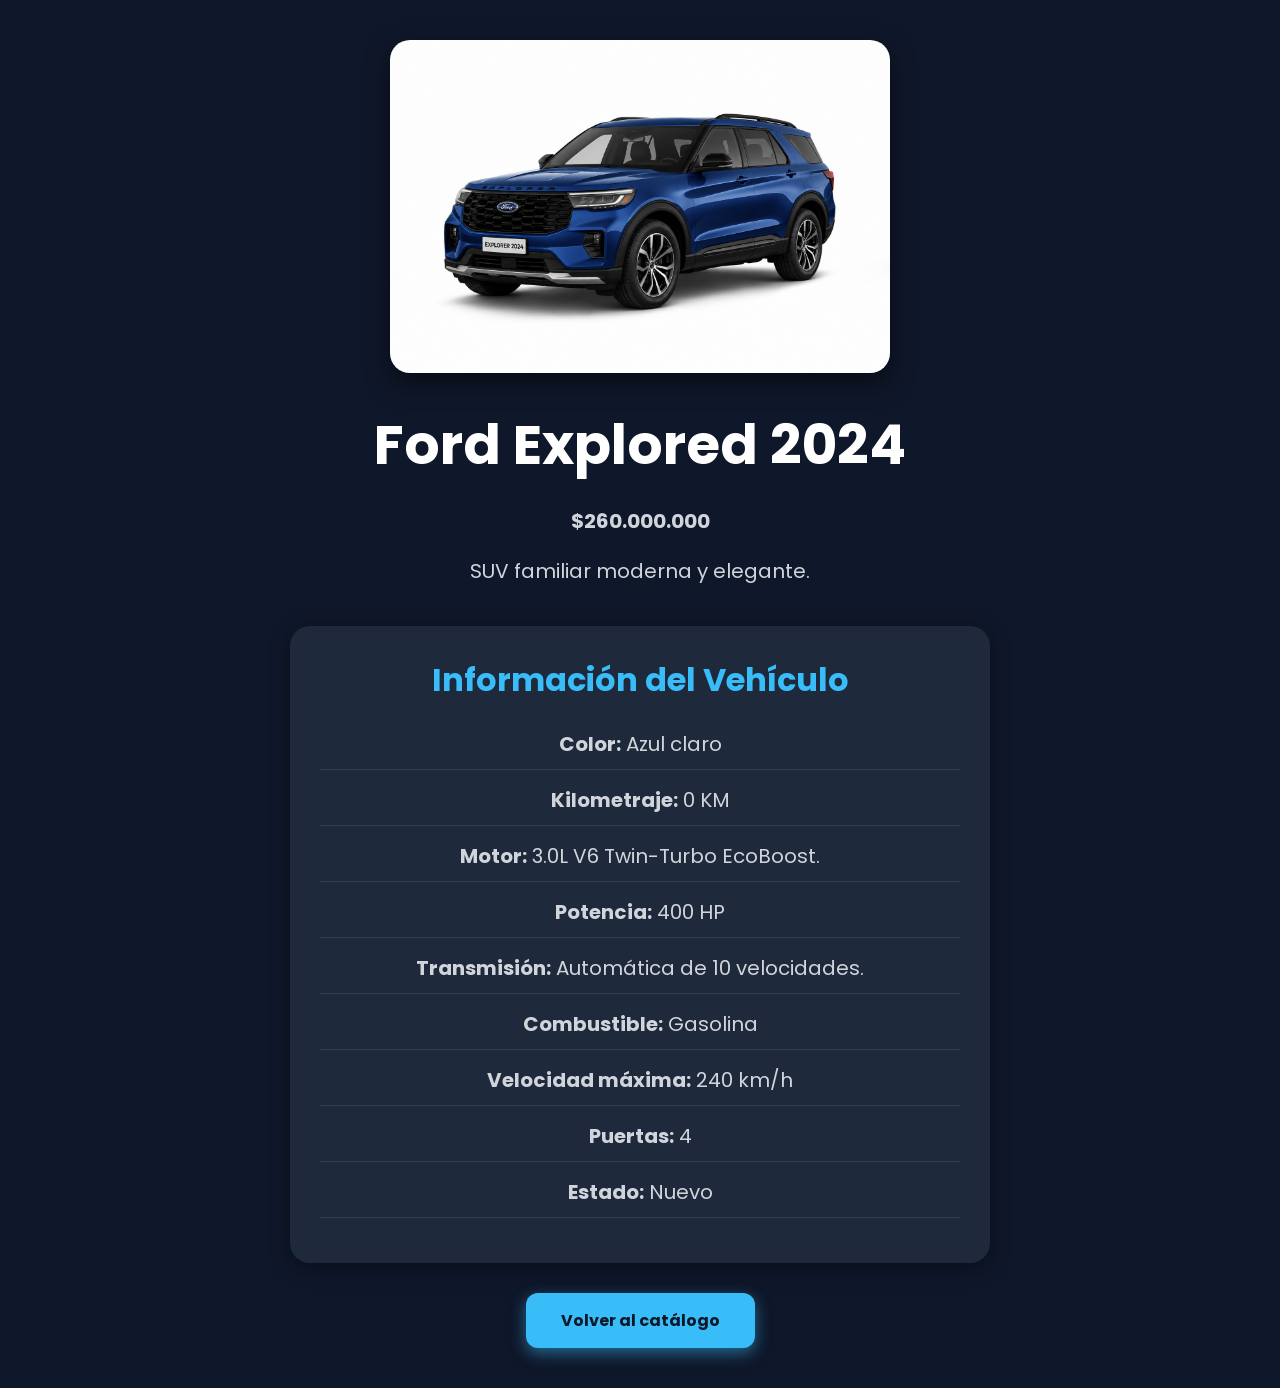
<file: ford-explorer.html>
<!DOCTYPE html>
<html lang="es">

<head>

    <meta charset="UTF-8">

    <meta name="viewport"
    content="width=device-width, initial-scale=1.0">

    <title>
       Ford Explored  2024
    </title>
    <link rel="stylesheet"
    href="style.css">

    <link href="https://fonts.googleapis.com/css2?family=Poppins:wght@300;400;500;600;700&display=swap"
    rel="stylesheet">

</head>

<body>

    <section class="detalle">

        <!-- IMAGEN -->

        <img src="images/ford-explorer.jpg"
        alt="ford-explored">

        <!-- TITULO -->

        <h1>
            Ford Explored 2024
        </h1>

        <!-- PRECIO -->

        <p class="precio">
            $260.000.000
        </p>

        <!-- DESCRIPCION -->

        <p>
           SUV familiar moderna y elegante.
        </p>

        <!-- INFORMACION -->

        <div class="info-carro">

            <h2>
                Información del Vehículo
            </h2>

            <p>
                <strong>Color:</strong>
                Azul claro
            </p>

            <p>
                <strong>Kilometraje:</strong>
                0 KM
            </p>

            <p>
                <strong>Motor:</strong>
                3.0L V6 Twin-Turbo EcoBoost.
            </p>

            <p>
                <strong>Potencia:</strong>
                400 HP
            </p>

            <p>
                <strong>Transmisión:</strong>
                Automática de 10 velocidades.
            </p>

            <p>
                <strong>Combustible:</strong>
                Gasolina 
            </p>

            <p>
                <strong>Velocidad máxima:</strong>
                240 km/h
            </p>

            <p>
                <strong>Puertas:</strong>
                4
            </p>

            <p>
                <strong>Estado:</strong>
                Nuevo
            </p>

        </div>

        <!-- BOTON -->

        <a href="index.html"
        class="btn">

            Volver al catálogo

        </a>

    </section>

</body>

</html>
</file>
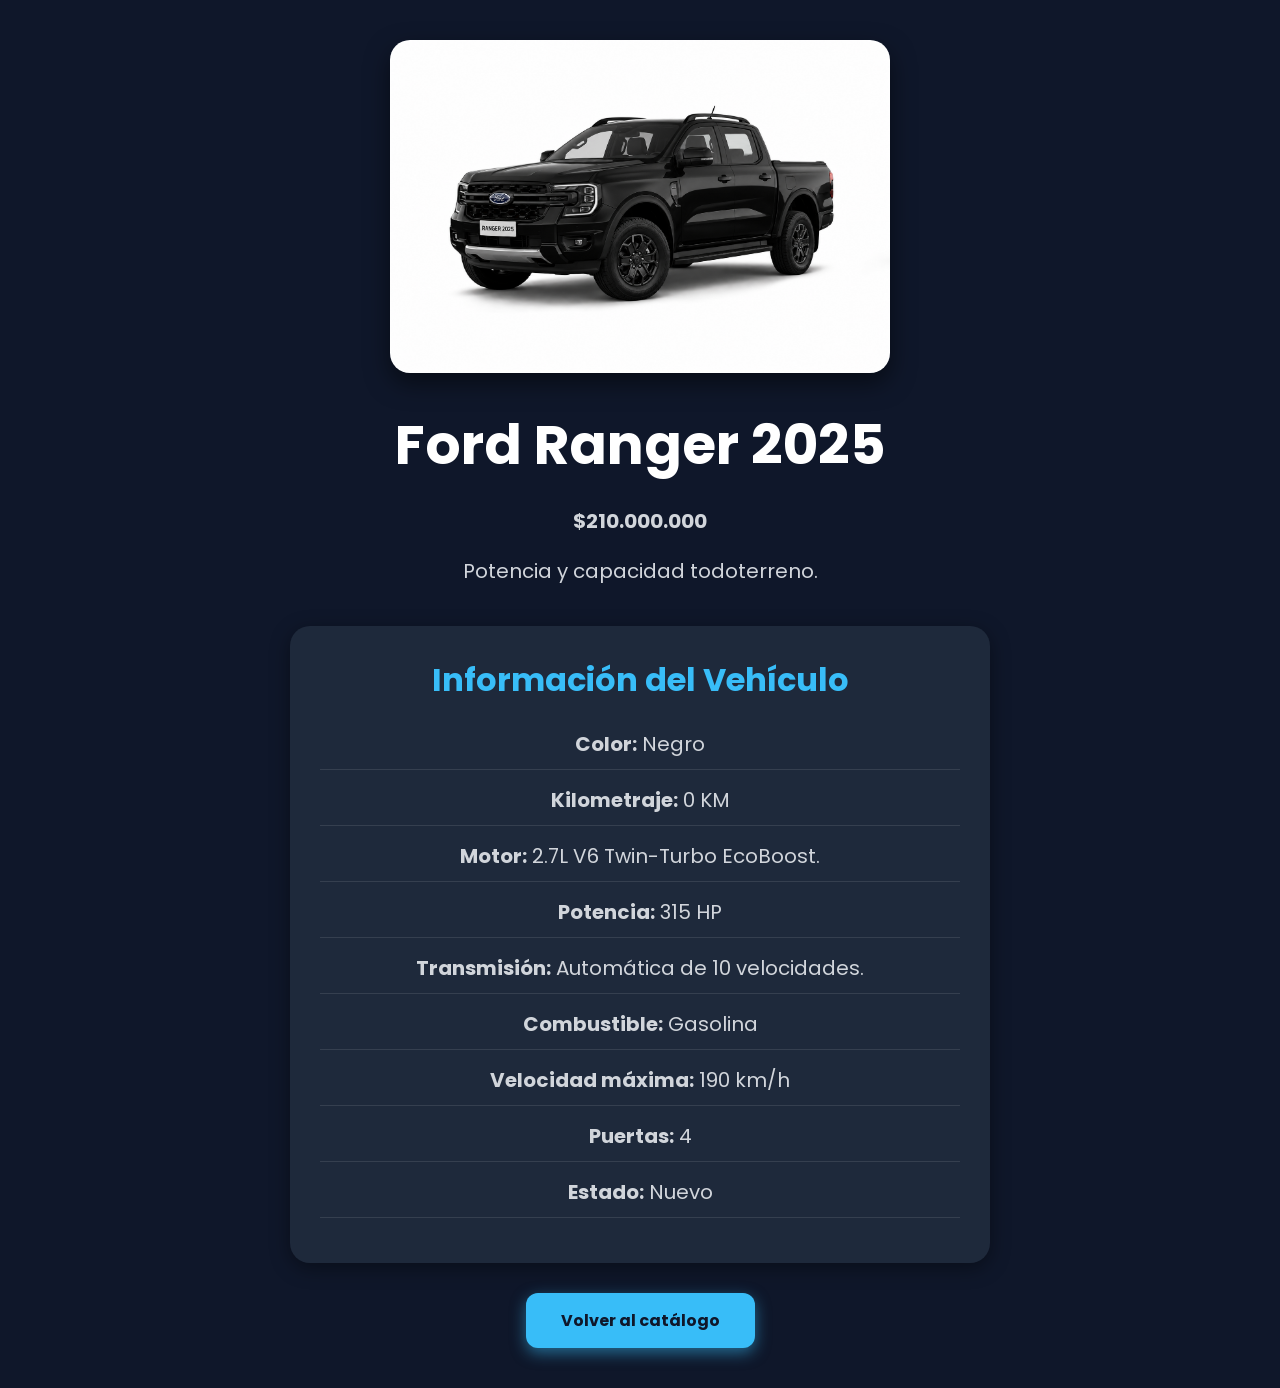
<file: ford-ranger.html>
<!DOCTYPE html>
<html lang="es">

<head>

    <meta charset="UTF-8">

    <meta name="viewport"
    content="width=device-width, initial-scale=1.0">

    <title>
        Ford Ranger 2025
    </title>

    <link rel="stylesheet"
    href="style.css">

    <link href="https://fonts.googleapis.com/css2?family=Poppins:wght@300;400;500;600;700&display=swap"
    rel="stylesheet">

</head>

<body>

    <section class="detalle">

        <!-- IMAGEN -->

        <img src="images/ford-ranger.jpg"
        alt="ford-ranger">

        <!-- TITULO -->

        <h1>
            Ford Ranger 2025
        </h1>

        <!-- PRECIO -->

        <p class="precio">
            $210.000.000
        </p>

        <!-- DESCRIPCION -->

        <p>
            Potencia y capacidad todoterreno.
        </p>

        <!-- INFORMACION -->

        <div class="info-carro">

            <h2>
                Información del Vehículo
            </h2>

            <p>
                <strong>Color:</strong>
                Negro
            </p>

            <p>
                <strong>Kilometraje:</strong>
                 0 KM
            </p>

            <p>
                <strong>Motor:</strong>
                2.7L V6 Twin-Turbo EcoBoost.
            </p>

            <p>
                <strong>Potencia:</strong>
                315 HP
            </p>

            <p>
                <strong>Transmisión:</strong>
                Automática de 10 velocidades.
            </p>

            <p>
                <strong>Combustible:</strong>
                Gasolina 
            </p>

            <p>
                <strong>Velocidad máxima:</strong>
                190 km/h
            </p>

            <p>
                <strong>Puertas:</strong>
                4
            </p>

            <p>
                <strong>Estado:</strong>
                Nuevo
            </p>

        </div>

        <!-- BOTON -->

        <a href="index.html"
        class="btn">

            Volver al catálogo

        </a>

    </section>

</body>

</html>
</file>
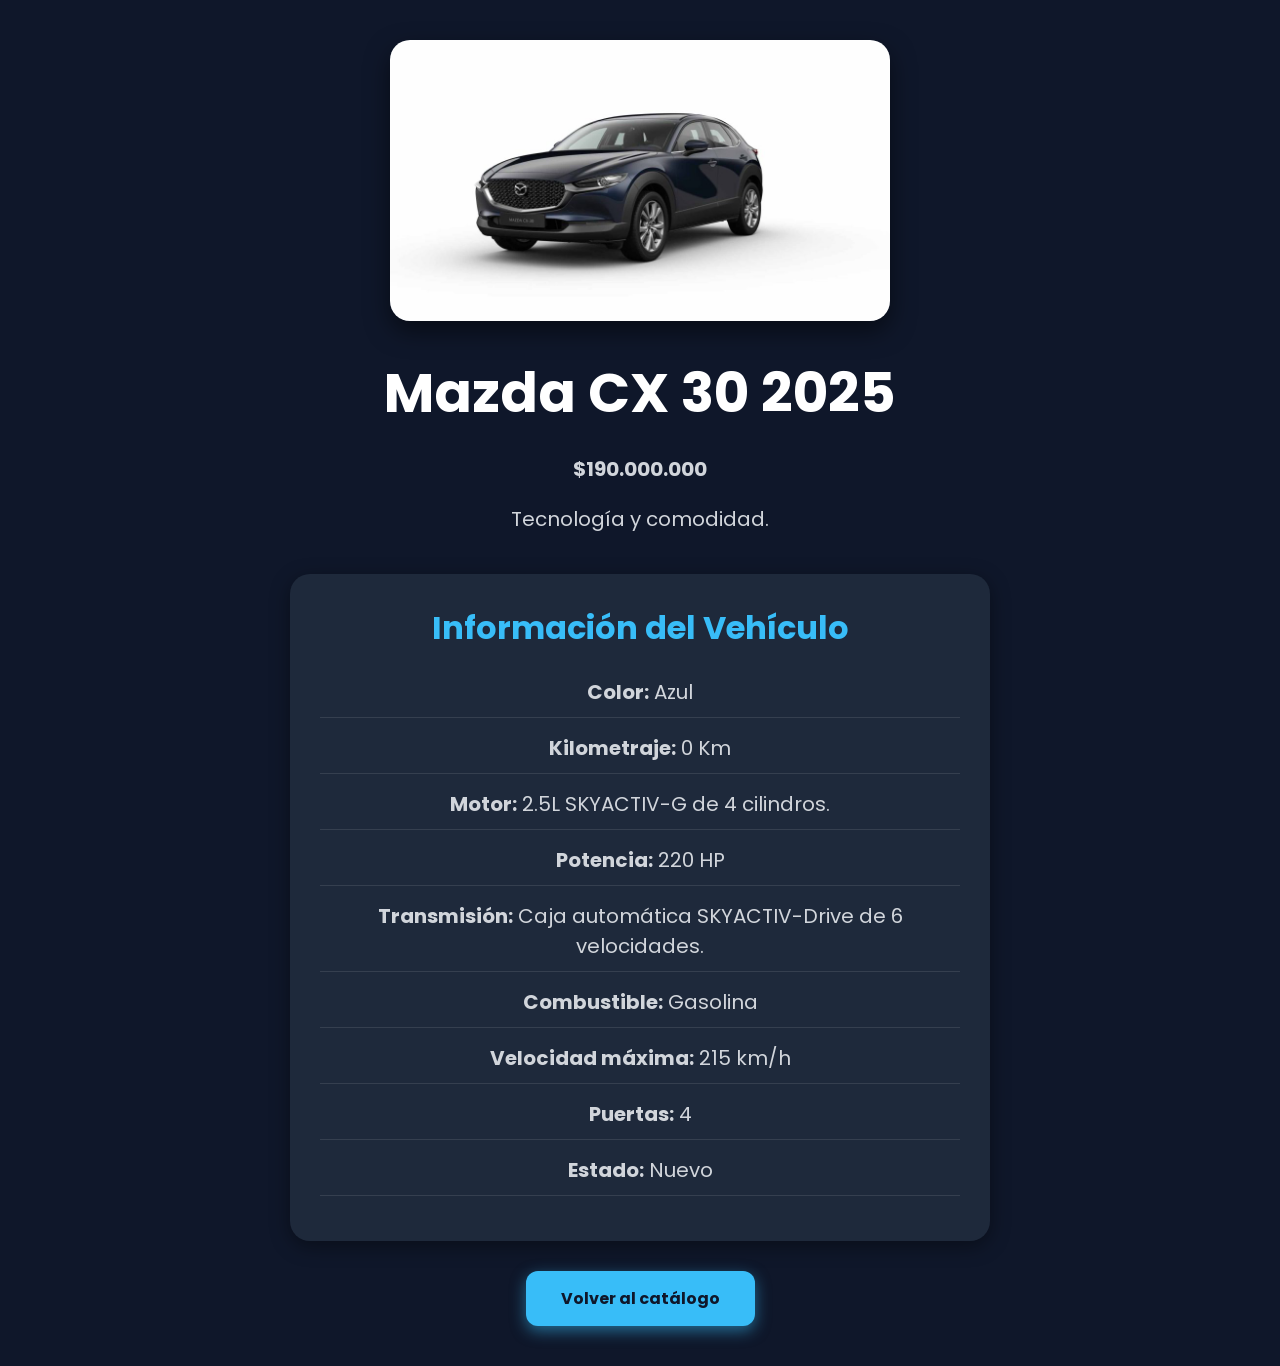
<file: mazda-cx30.html>
<!DOCTYPE html>
<html lang="es">

<head>

    <meta charset="UTF-8">

    <meta name="viewport"
    content="width=device-width, initial-scale=1.0">

    <title>
        Mazda CX-30 2025
    </title>

    <link rel="stylesheet"
    href="style.css">

    <link href="https://fonts.googleapis.com/css2?family=Poppins:wght@300;400;500;600;700&display=swap"
    rel="stylesheet">

</head>

<body>

    <section class="detalle">

        <!-- IMAGEN -->

        <img src="images/mazda-cx30.jpg"
        alt="mazda-cx30">

        <!-- TITULO -->

        <h1>
             Mazda CX 30 2025
        </h1>

        <!-- PRECIO -->

        <p class="precio">
            $190.000.000
        </p>

        <!-- DESCRIPCION -->

        <p>
          Tecnología y comodidad.
        </p>

        <!-- INFORMACION -->

        <div class="info-carro">

            <h2>
                Información del Vehículo
            </h2>

            <p>
                <strong>Color:</strong>
                Azul 
            </p>

            <p>
                <strong>Kilometraje:</strong>
                0 Km
            </p>

            <p>
                <strong>Motor:</strong>
               2.5L SKYACTIV-G de 4 cilindros.
            </p>

            <p>
                <strong>Potencia:</strong>
                220 HP
            </p>

            <p>
                <strong>Transmisión:</strong>
               Caja automática SKYACTIV-Drive de 6 velocidades.
            </p>

            <p>
                <strong>Combustible:</strong>
                Gasolina
            </p>

            <p>
                <strong>Velocidad máxima:</strong>
                215 km/h
            </p>

            <p>
                <strong>Puertas:</strong>
                4
            </p>

            <p>
                <strong>Estado:</strong>
                    Nuevo
            </p>

        </div>

        <!-- BOTON -->

        <a href="index.html"
        class="btn">

            Volver al catálogo

        </a>
</file>
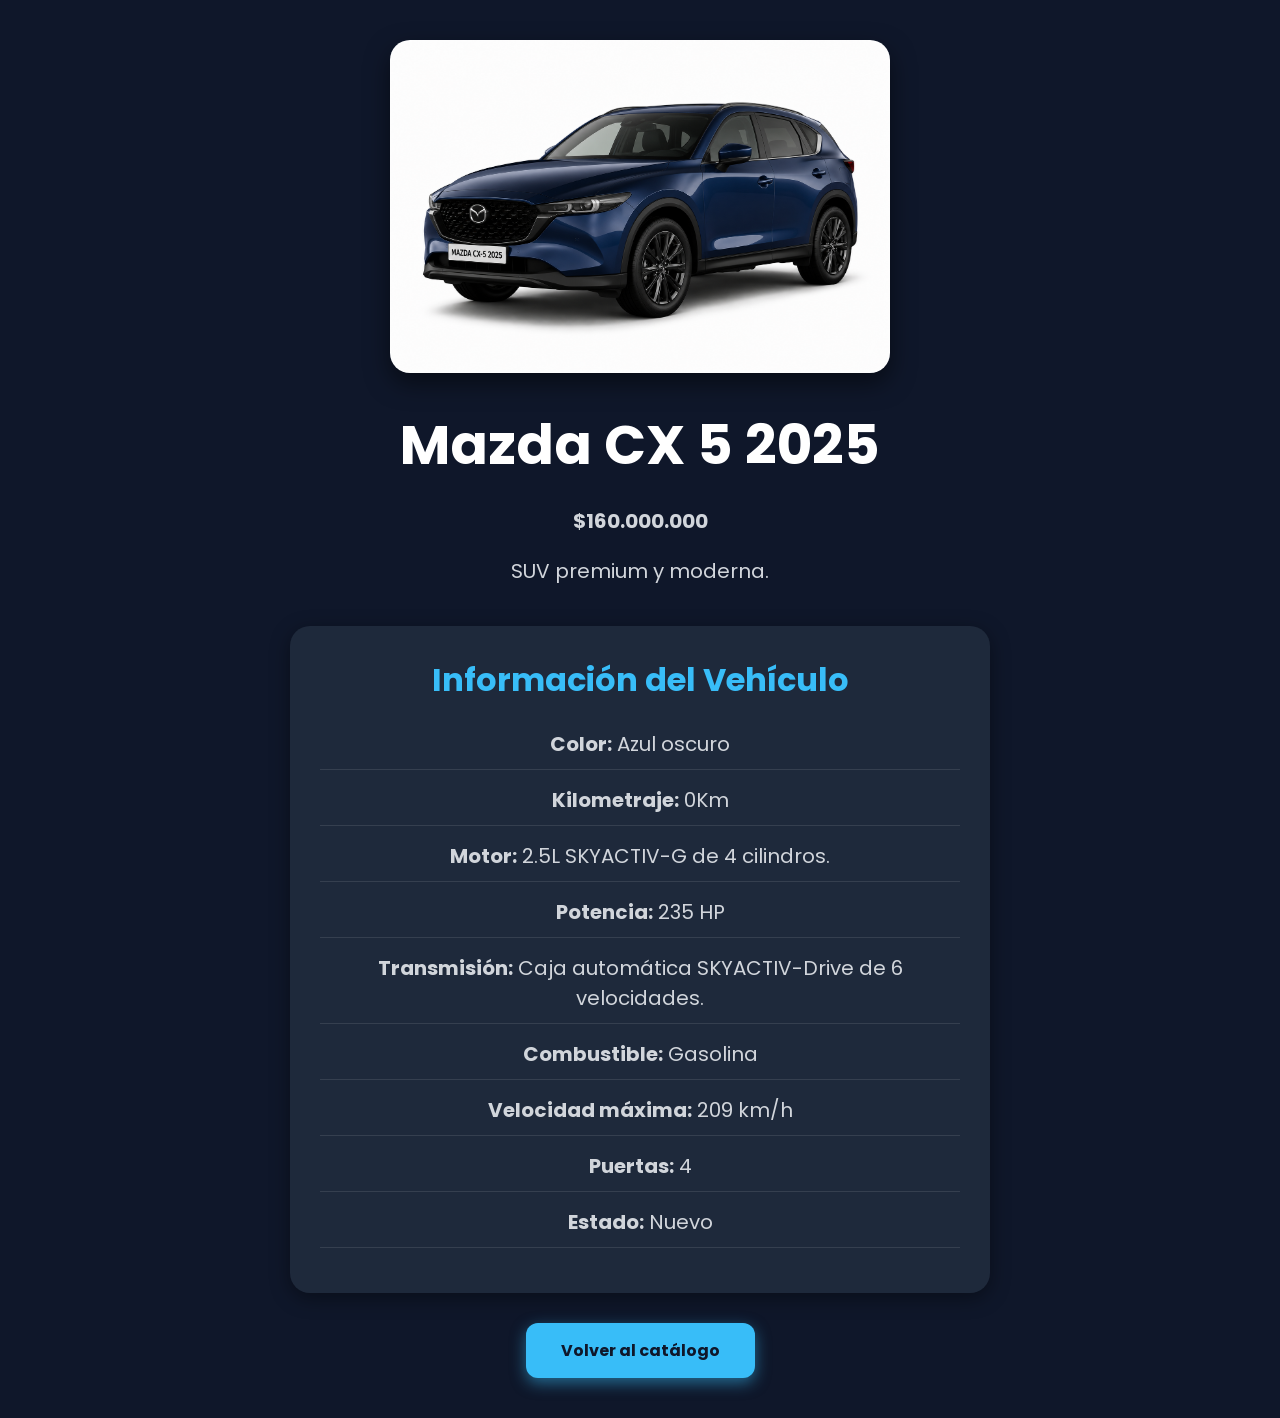
<file: mazda-cx5.html>
<!DOCTYPE html>
<html lang="es">

<head>

    <meta charset="UTF-8">

    <meta name="viewport"
    content="width=device-width, initial-scale=1.0">

    <title>
        Mazda CX5 2025
    </title>

    <link rel="stylesheet"
    href="style.css">

    <link href="https://fonts.googleapis.com/css2?family=Poppins:wght@300;400;500;600;700&display=swap"
    rel="stylesheet">

</head>

<body>

    <section class="detalle">

        <!-- IMAGEN -->

        <img src="images/mazda-cx5.jpg"
        alt="bmw-m4">

        <!-- TITULO -->

        <h1>
             Mazda CX 5 2025
        </h1>

        <!-- PRECIO -->

        <p class="precio">
            $160.000.000
        </p>

        <!-- DESCRIPCION -->

        <p>
          SUV premium y moderna.
        </p>

        <!-- INFORMACION -->

        <div class="info-carro">

            <h2>
                Información del Vehículo
            </h2>

            <p>
                <strong>Color:</strong>
                Azul oscuro      
            </p>

            <p>
                <strong>Kilometraje:</strong>
                0Km
            </p>

            <p>
                <strong>Motor:</strong>
              2.5L SKYACTIV-G de 4 cilindros.
            </p>

            <p>
                <strong>Potencia:</strong>
                235 HP
            </p>

            <p>
                <strong>Transmisión:</strong>
               Caja automática SKYACTIV-Drive de 6 velocidades.
            </p>

            <p>
                <strong>Combustible:</strong>
                Gasolina
            </p>

            <p>
                <strong>Velocidad máxima:</strong>
                209 km/h
            </p>

            <p>
                <strong>Puertas:</strong>
                4
            </p>

            <p>
                <strong>Estado:</strong>
                    Nuevo
            </p>

        </div>

        <!-- BOTON -->

        <a href="index.html"
        class="btn">

            Volver al catálogo

        </a>
</file>
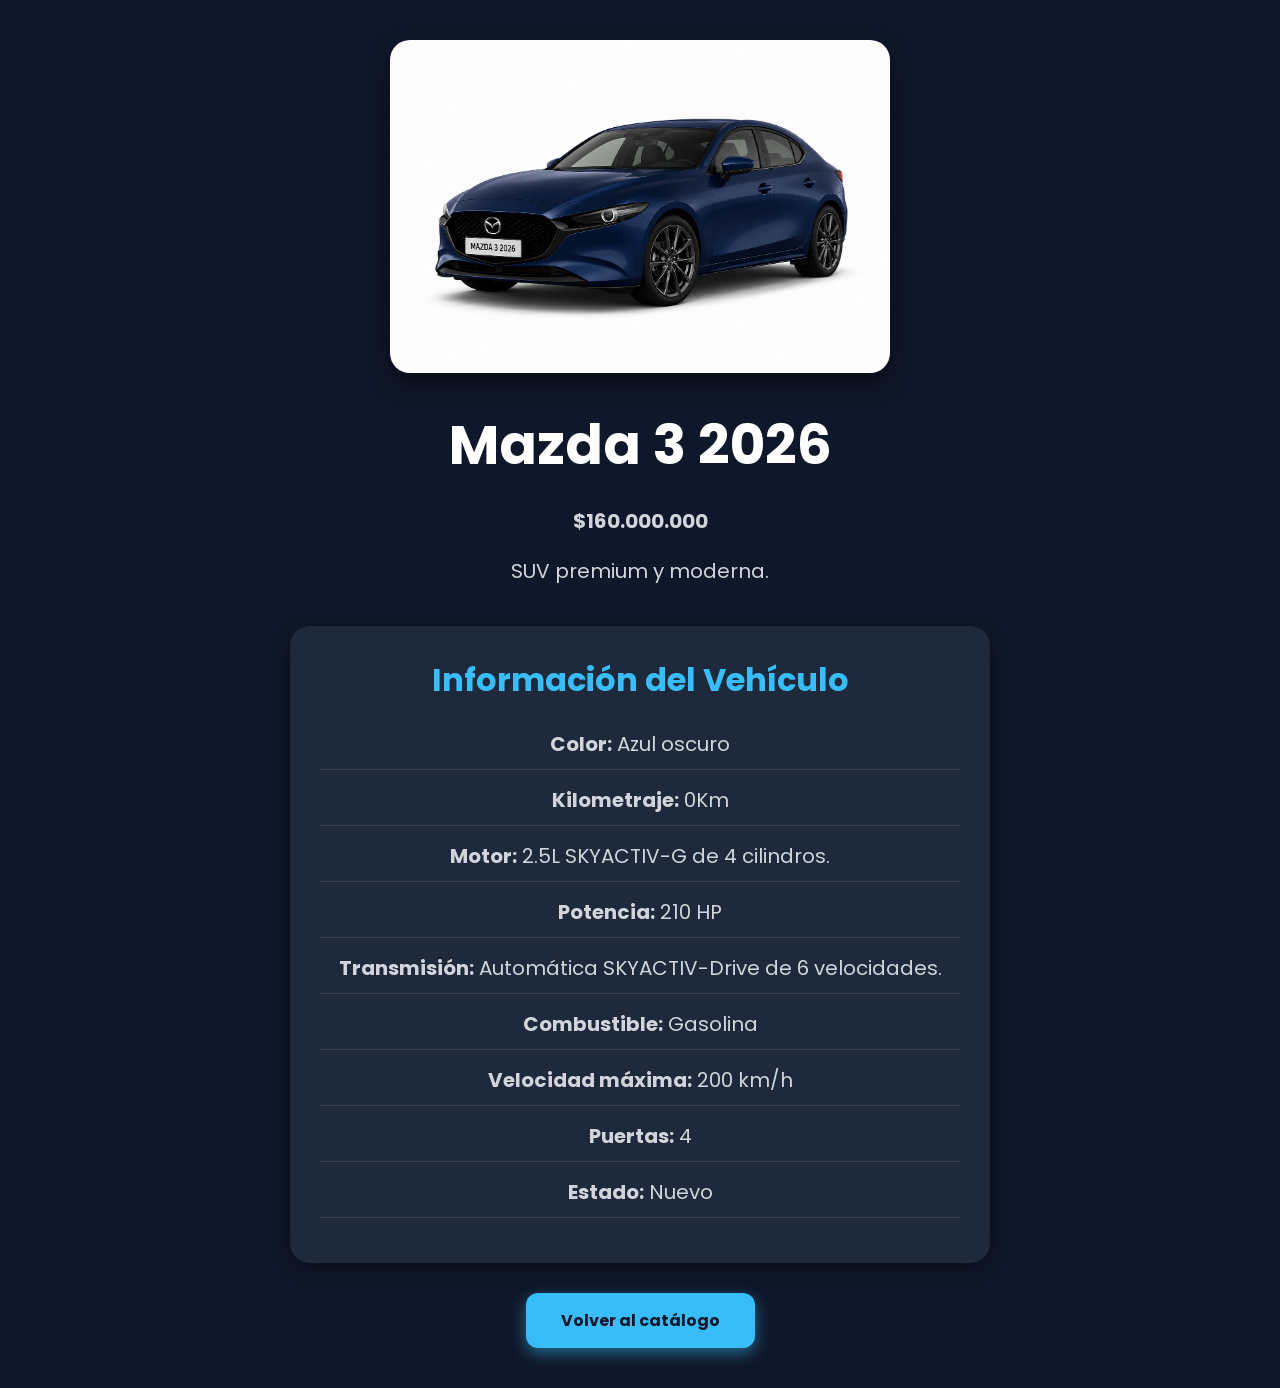
<file: mazda3.html>
<!DOCTYPE html>
<html lang="es">

<head>

    <meta charset="UTF-8">

    <meta name="viewport"
    content="width=device-width, initial-scale=1.0">

    <title>
        Mazda 3 206
    </title>

    <link rel="stylesheet"
    href="style.css">

    <link href="https://fonts.googleapis.com/css2?family=Poppins:wght@300;400;500;600;700&display=swap"
    rel="stylesheet">

</head>

<body>

    <section class="detalle">

        <!-- IMAGEN -->

        <img src="images/mazda3.jpg"
        alt="mazda-3">

        <!-- TITULO -->

        <h1>
             Mazda 3 2026
        </h1>

        <!-- PRECIO -->

        <p class="precio">
            $160.000.000
        </p>

        <!-- DESCRIPCION -->

        <p>
          SUV premium y moderna.
        </p>

        <!-- INFORMACION -->

        <div class="info-carro">

            <h2>
                Información del Vehículo
            </h2>

            <p>
                <strong>Color:</strong>
                Azul oscuro
            </p>

            <p>
                <strong>Kilometraje:</strong>
                0Km
            </p>

            <p>
                <strong>Motor:</strong>
              2.5L SKYACTIV-G de 4 cilindros.
            </p>

            <p>
                <strong>Potencia:</strong>
                210 HP
            </p>

            <p>
                <strong>Transmisión:</strong>
               Automática SKYACTIV-Drive de 6 velocidades.
            </p>

            <p>
                <strong>Combustible:</strong>
                Gasolina
            </p>

            <p>
                <strong>Velocidad máxima:</strong>
                200 km/h
            </p>

            <p>
                <strong>Puertas:</strong>
                4
            </p>

            <p>
                <strong>Estado:</strong>
                    Nuevo
            </p>

        </div>

        <!-- BOTON -->

        <a href="index.html"
        class="btn">

            Volver al catálogo

        </a>
</file>
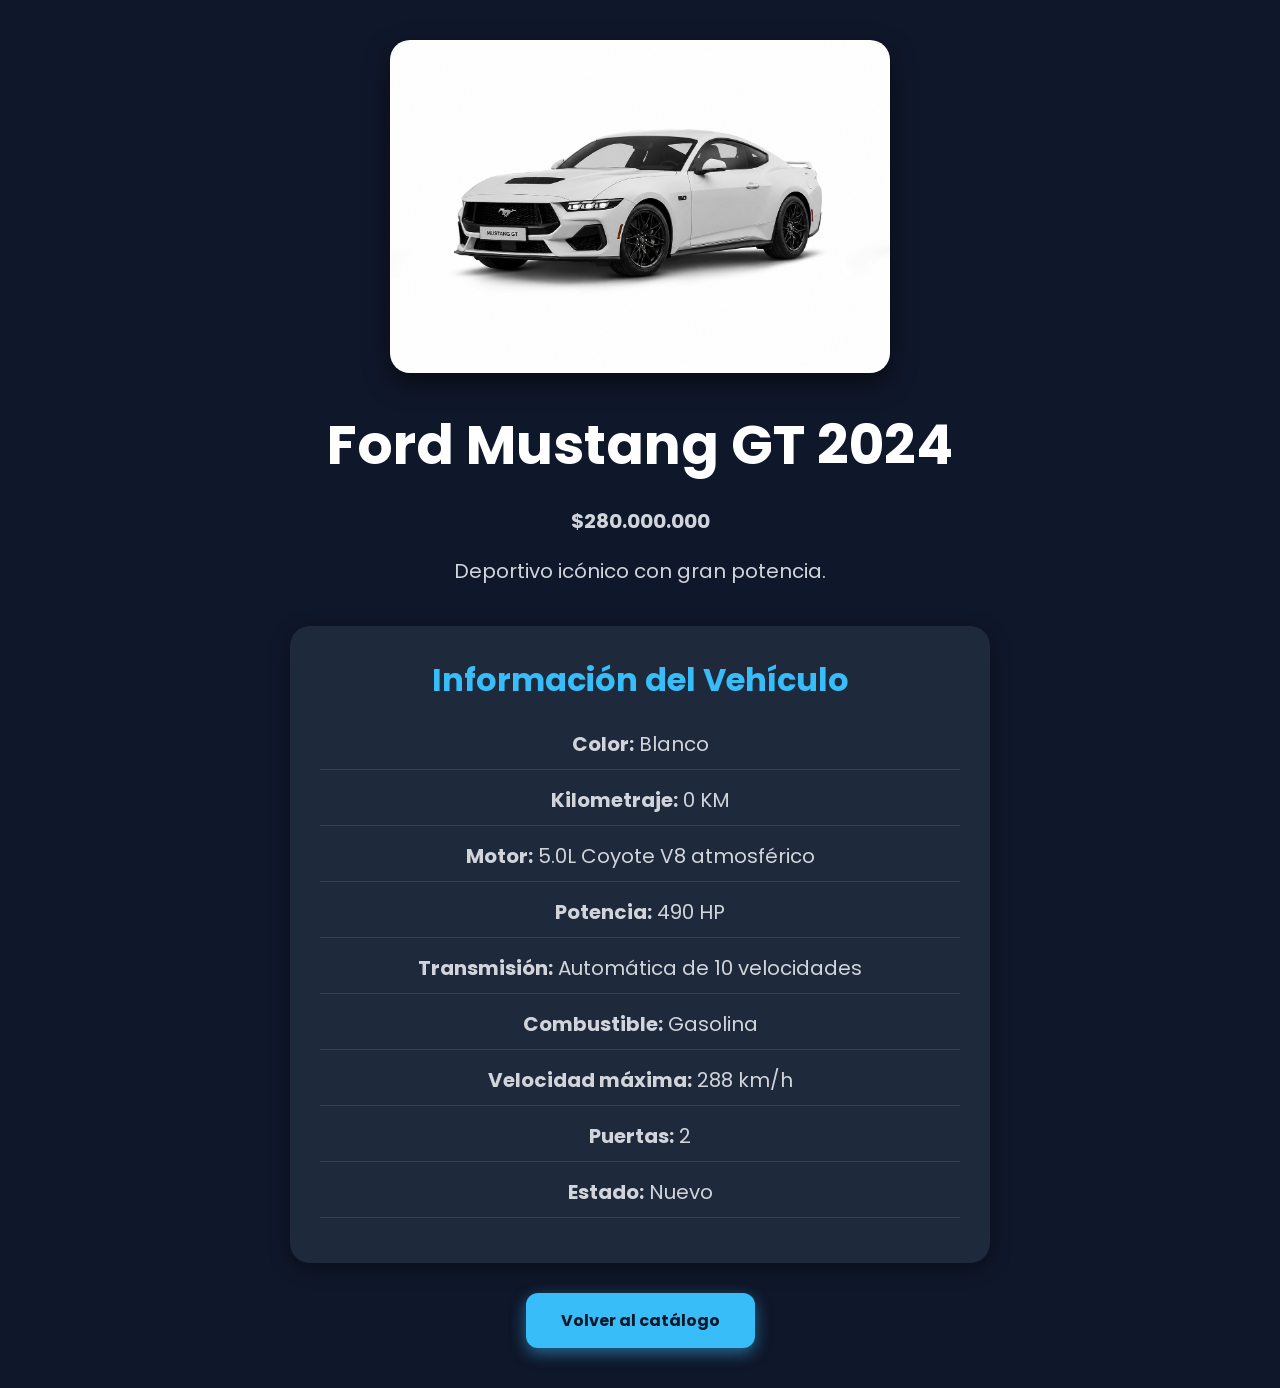
<file: mustang-gt.html>
<!DOCTYPE html>
<html lang="es">

<head>

    <meta charset="UTF-8">

    <meta name="viewport"
    content="width=device-width, initial-scale=1.0">

    <title>
        Ford Mustang GT 2024
    </title>

    <!-- CSS -->

    <link rel="stylesheet"
    href="style.css">

    <!-- FUENTE -->

    <link href="https://fonts.googleapis.com/css2?family=Poppins:wght@300;400;500;600;700&display=swap"
    rel="stylesheet">

</head>

<body>

    <section class="detalle">

        <!-- IMAGEN -->

        <img src="images/ford-mustang.jpg"
        alt="Ford Mustang">

        <!-- TITULO -->

        <h1>
            Ford Mustang GT 2024
        </h1>

        <!-- PRECIO -->

        <p class="precio">
            $280.000.000
        </p>

        <!-- DESCRIPCION -->

        <p>
            Deportivo icónico con gran potencia.
        </p>

        <!-- INFORMACION -->

        <div class="info-carro">

            <h2>
                Información del Vehículo
            </h2>

            <p>
                <strong>Color:</strong>
                Blanco 
            </p>

            <p>
                <strong>Kilometraje:</strong>
                0 KM
            </p>

            <p>
                <strong>Motor:</strong>
                5.0L Coyote V8 atmosférico
            </p>

            <p>
                <strong>Potencia:</strong>
                490 HP
            </p>

            <p>
                <strong>Transmisión:</strong>
                Automática de 10 velocidades
            </p>

            <p>
                <strong>Combustible:</strong>
                Gasolina
            </p>

            <p>
                <strong>Velocidad máxima:</strong>
                288 km/h
            </p>

            <p>
                <strong>Puertas:</strong>
                2
            </p>

            <p>
                <strong>Estado:</strong>
                Nuevo
            </p>

        </div>

        <!-- BOTON -->

        <a href="index.html"
        class="btn">

            Volver al catálogo

        </a>

    </section>

</body>

</html>
</file>
<file: style.css>
/*
========================================
PROYECTO FINAL AUTOMARKET
HOJA DE ESTILOS PRINCIPAL
========================================
*/

/* ======================================== */
/* RESET GENERAL */
/* ======================================== */

*{
    margin:0;
    padding:0;
    box-sizing:border-box;
}

/* ======================================== */
/* BODY PRINCIPAL */
/* ======================================== */

body{

    font-family:'Poppins', sans-serif;

    background:#0f172a;

    color:white;

    overflow-x:hidden;
}

/* ======================================== */
/* HEADER */
/* ======================================== */

header{

    position:fixed;

    width:100%;

    display:flex;

    justify-content:space-between;

    align-items:center;

    padding:20px 80px;

    background:rgba(0,0,0,0.5);

    backdrop-filter:blur(10px);

    z-index:1000;

    box-shadow:0px 5px 15px rgba(0,0,0,0.4);
}

/* LOGO */

header h1{

    color:#38bdf8;

    font-size:35px;

    letter-spacing:2px;
}

/* ======================================== */
/* MENÚ DE NAVEGACIÓN */
/* ======================================== */

nav ul{

    display:flex;

    list-style:none;
}

nav ul li{

    margin-left:25px;
}

nav a{

    color:white;

    text-decoration:none;

    font-weight:500;

    transition:0.3s;

    position:relative;
}

/* EFECTO DE LÍNEA */

nav a::after{

    content:"";

    width:0%;

    height:2px;

    background:#38bdf8;

    position:absolute;

    left:0;

    bottom:-5px;

    transition:0.3s;
}

nav a:hover::after{

    width:100%;
}

nav a:hover{

    color:#38bdf8;
}

/* ======================================== */
/* HERO PRINCIPAL */
/* ======================================== */

.hero{

    height:100vh;

    background:
    linear-gradient(
    rgba(0,0,0,0.7),
    rgba(0,0,0,0.7)
    ),
    url('images/ford-mustang.jpg');

    background-size:cover;

    background-position:center;

    display:flex;

    justify-content:center;

    align-items:center;

    text-align:center;

    position:relative;
}

/* CAPA OSCURA */

.overlay{

    position:absolute;

    width:100%;

    height:100%;

    background:rgba(0,0,0,0.2);
}

/* CONTENIDO HERO */

.contenido-hero{

    z-index:2;

    padding:20px;

    animation:fadeIn 1.5s ease;
}

.hero h2{

    font-size:70px;

    margin-bottom:20px;

    text-shadow:0px 5px 10px rgba(0,0,0,0.5);
}

.hero p{

    font-size:22px;

    margin-bottom:40px;

    color:#d1d5db;
}

/* ======================================== */
/* BOTÓN PRINCIPAL */
/* ======================================== */

.btn{

    background:#38bdf8;

    color:#0f172a;

    padding:15px 35px;

    border-radius:12px;

    text-decoration:none;

    font-weight:bold;

    transition:0.3s;

    box-shadow:0px 5px 15px rgba(56,189,248,0.5);
}

.btn:hover{

    background:white;

    transform:scale(1.05);
}

/* ======================================== */
/* SECCIÓN MARCAS */
/* ======================================== */

.marcas{

    padding:100px 40px;
}

.marcas h2{

    text-align:center;

    font-size:45px;

    margin-bottom:50px;

    color:#38bdf8;
}

/* CONTENEDOR DE MARCAS */

.contenedor-marcas{

    display:flex;

    justify-content:center;

    align-items:center;

    flex-wrap:wrap;

    gap:40px;
}

/* TARJETA MARCA */

.marca{

    text-decoration:none;

    color:white;

    text-align:center;

    transition:0.3s;
}

.marca:hover{

    transform:translateY(-10px);
}

/* IMÁGENES DE LOGOS */

.marca img{

    width:140px;

    height:140px;

    object-fit:cover;

    border-radius:50%;

    background:white;

    padding:20px;

    border:3px solid #38bdf8;

    box-shadow:0px 5px 20px rgba(56,189,248,0.4);
}

.marca p{

    margin-top:15px;

    font-size:22px;

    font-weight:600;
}

/* ======================================== */
/* CATÁLOGO POR MARCAS */
/* ======================================== */

.catalogo-marca{

    padding:100px 40px;
}

.catalogo-marca h2{

    text-align:center;

    font-size:45px;

    margin-bottom:50px;

    color:#38bdf8;
}

/* ======================================== */
/* GRID DE VEHÍCULOS */
/* ======================================== */

.contenedor-carros{

    display:grid;

    grid-template-columns:
    repeat(auto-fit, minmax(320px, 1fr));

    gap:35px;

    align-items:stretch;
}

/* ======================================== */
/* TARJETAS DE VEHÍCULOS */
/* ======================================== */

.card{

    background:#1e293b;

    border-radius:20px;

    overflow:hidden;

    transition:0.4s;

    box-shadow:0px 5px 15px rgba(0,0,0,0.5);

    display:flex;

    flex-direction:column;

    justify-content:space-between;

    min-height:500px;
}

/* EFECTO HOVER */

.card:hover{

    transform:translateY(-12px);
}

/* IMAGEN DEL VEHÍCULO */

.card img{

    width:100%;

    height:240px;

    object-fit:cover;

    transition:0.4s;
}

.card:hover img{

    transform:scale(1.05);
}

/* TÍTULO DEL VEHÍCULO */

.card h3{

    font-size:28px;

    margin:20px;
}

/* TEXTO */

.card p{

    margin:0 20px 20px;

    color:#d1d5db;
}

/* PRECIO */

.precio{

    color:#38bdf8;

    font-size:24px;

    font-weight:bold;
}

/* ======================================== */
/* BOTÓN TARJETA */
/* ======================================== */

.btn-card{

    margin:20px;

    padding:14px 20px;

    border-radius:12px;

    background:#38bdf8;

    color:#0f172a;

    text-decoration:none;

    font-weight:bold;

    text-align:center;

    transition:0.3s;
}

.btn-card:hover{

    background:white;

    transform:scale(1.03);
}

/* ======================================== */
/* SECCIÓN CONTACTO */
/* ======================================== */

.contacto{

    padding:100px 20px;

    text-align:center;

    background:#020617;
}

.contacto h2{

    font-size:45px;

    margin-bottom:20px;

    color:#38bdf8;
}

.contacto p{

    margin:10px 0;

    font-size:20px;
}

.contacto a{

    color:#38bdf8;

    text-decoration:none;
}

/* ======================================== */
/* FOOTER */
/* ======================================== */

footer{

    background:black;

    text-align:center;

    padding:25px;

    color:#d1d5db;
}

/* ======================================== */
/* PÁGINAS DE DETALLES */
/* ======================================== */

.detalle{

    min-height:100vh;

    display:flex;

    flex-direction:column;

    justify-content:center;

    align-items:center;

    text-align:center;

    padding:40px;
}

/* IMAGEN PRINCIPAL */

.detalle img{

    width:500px;

    max-width:90%;

    border-radius:20px;

    margin-bottom:30px;

    box-shadow:0px 10px 25px rgba(0,0,0,0.5);
}

/* TÍTULO */

.detalle h1{

    font-size:55px;

    margin-bottom:20px;
}

/* TEXOS */

.detalle p{

    max-width:700px;

    margin-bottom:20px;

    font-size:20px;

    color:#d1d5db;
}

/* ======================================== */
/* INFORMACIÓN DEL CARRO */
/* ======================================== */

.info-carro{

    background:#1e293b;

    padding:30px;

    border-radius:20px;

    margin-top:20px;

    margin-bottom:30px;

    width:90%;

    max-width:700px;

    box-shadow:0px 5px 20px rgba(0,0,0,0.4);
}

.info-carro h2{

    margin-bottom:25px;

    color:#38bdf8;

    font-size:32px;
}

.info-carro p{

    font-size:20px;

    margin-bottom:15px;

    border-bottom:1px solid rgba(255,255,255,0.1);

    padding-bottom:10px;
}

/* ======================================== */
/* ANIMACIÓN */
/* ======================================== */

@keyframes fadeIn{

    from{

        opacity:0;

        transform:translateY(30px);
    }

    to{

        opacity:1;

        transform:translateY(0);
    }
}

/* ======================================== */
/* RESPONSIVE */
/* ======================================== */

@media(max-width:768px){

    header{

        flex-direction:column;

        padding:20px;
    }

    nav ul{

        margin-top:15px;
    }

    nav ul li{

        margin:0 10px;
    }

    .hero h2{

        font-size:42px;
    }

    .hero p{

        font-size:18px;
    }

    .marcas h2,
    .catalogo-marca h2,
    .contacto h2{

        font-size:35px;
    }

    .marca img{

        width:110px;

        height:110px;
    }

    .detalle h1{

        font-size:38px;
    }

    .detalle p{

        font-size:18px;
    }

    .info-carro{

        padding:20px;
    }

    .info-carro h2{

        font-size:26px;
    }

    .info-carro p{

        font-size:18px;
    }
}
</file>
